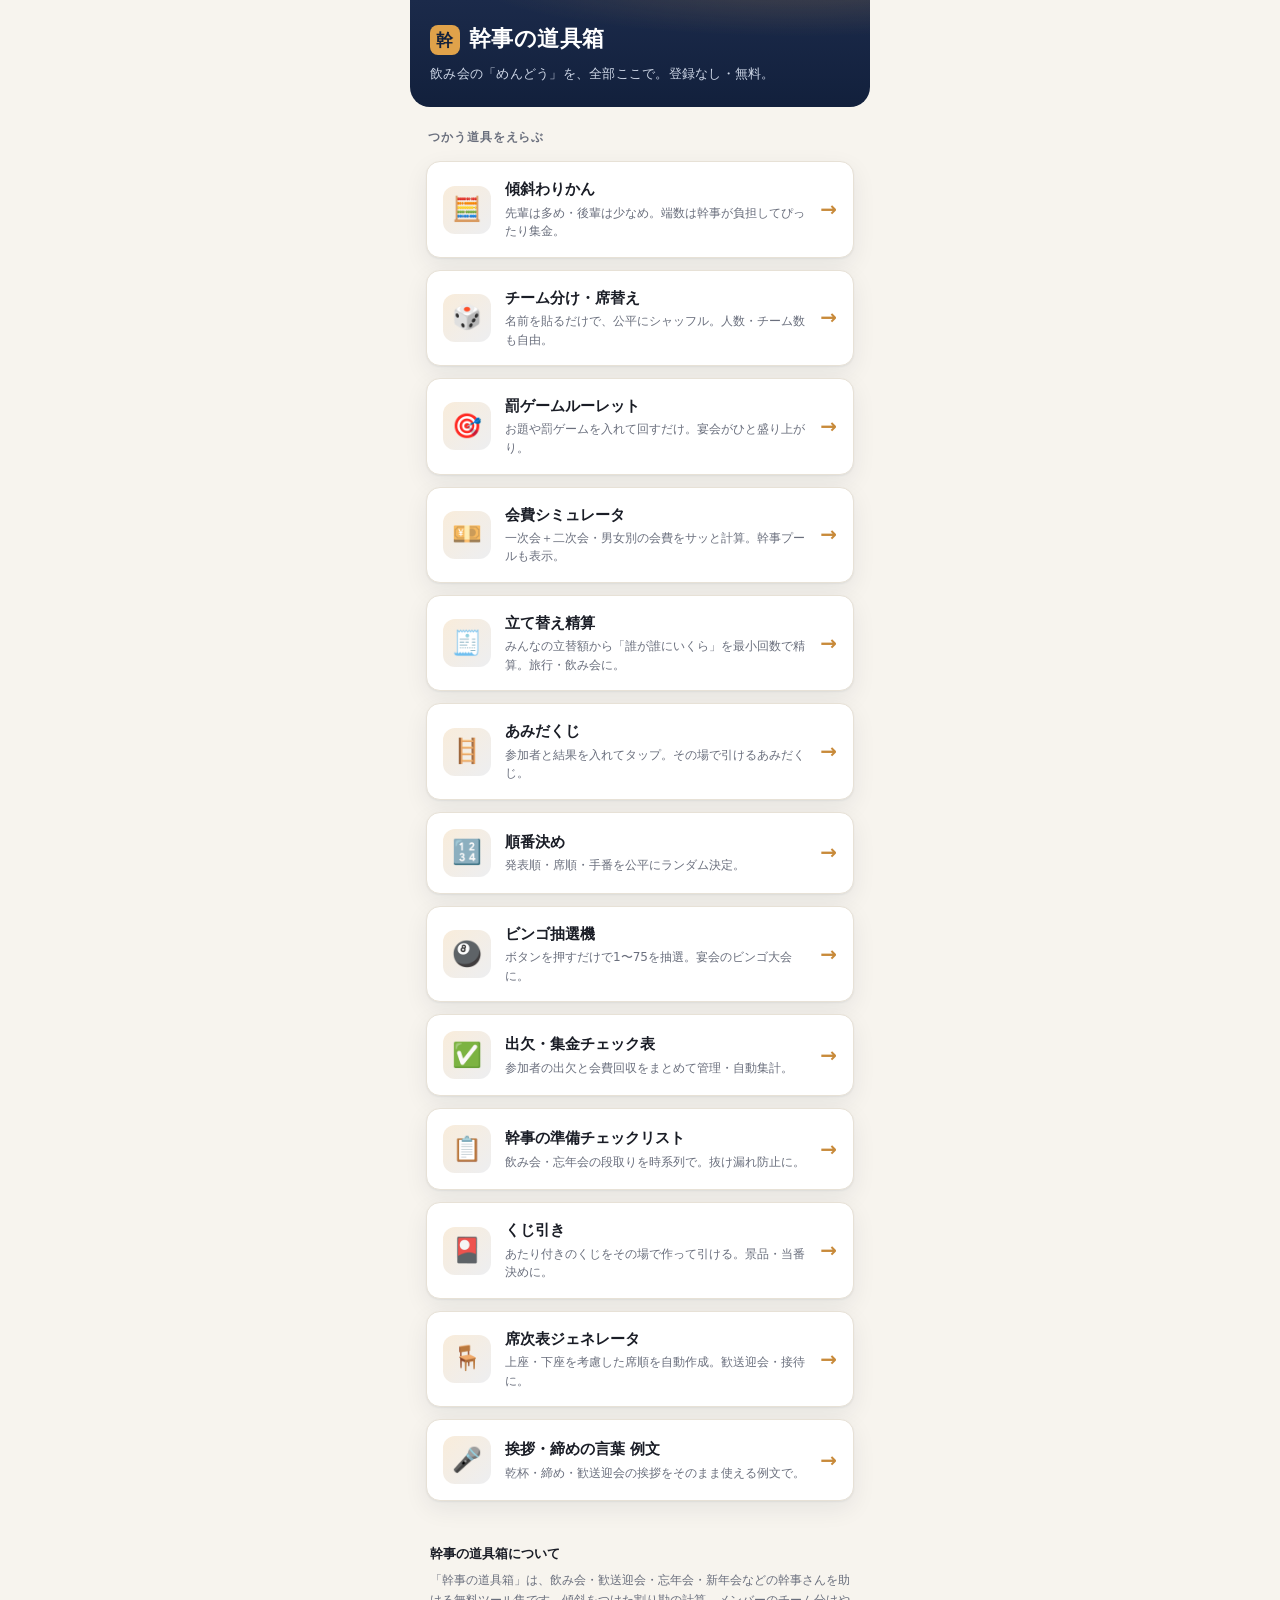
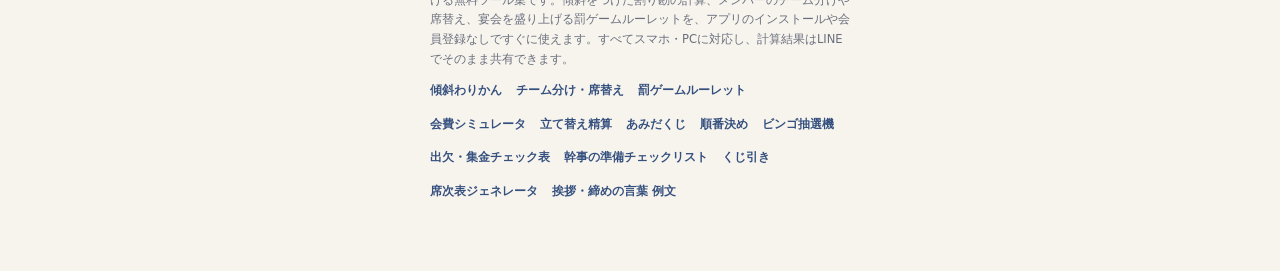
<file: index.html>
<!doctype html>
<html lang="ja">
<head>
<meta charset="utf-8">
<meta name="viewport" content="width=device-width, initial-scale=1, viewport-fit=cover">
<title>幹事の道具箱｜割り勘・チーム分け・ルーレットが無料で使える幹事ツール集</title>
<meta name="description" content="飲み会や歓送迎会の幹事を助ける無料ツール集。傾斜割り勘の計算、チーム分け・席替え、罰ゲームルーレットが登録不要で使えます。スマホ対応・結果はLINE共有。">
<meta name="theme-color" content="#1b2a4a">
<meta property="og:title" content="幹事の道具箱">
<meta property="og:description" content="割り勘・チーム分け・ルーレット。飲み会の幹事のめんどうを全部、無料で。">
<meta property="og:type" content="website">
<link rel="canonical" href="https://kusayakyu-navi.com/kanji-toolbox/">
<link rel="stylesheet" href="styles.css">
<script async src="https://pagead2.googlesyndication.com/pagead/js/adsbygoogle.js?client=ca-pub-6423402285554400" crossorigin="anonymous"></script>
</head>
<body>
<div class="app">
  <header class="masthead">
    <div class="brand-mark"><span class="kan">幹</span>幹事の道具箱</div>
    <div class="brand-sub">飲み会の「めんどう」を、全部ここで。登録なし・無料。</div>
  </header>

  <main>
    <p class="section-label">つかう道具をえらぶ</p>
    <div class="tool-grid">
      <a class="tool-card" href="warikan.html">
        <span class="ic">🧮</span>
        <span class="tc-body">
          <p class="tc-title">傾斜わりかん</p>
          <p class="tc-desc">先輩は多め・後輩は少なめ。端数は幹事が負担してぴったり集金。</p>
        </span>
        <span class="tc-go">→</span>
      </a>
      <a class="tool-card" href="team.html">
        <span class="ic">🎲</span>
        <span class="tc-body">
          <p class="tc-title">チーム分け・席替え</p>
          <p class="tc-desc">名前を貼るだけで、公平にシャッフル。人数・チーム数も自由。</p>
        </span>
        <span class="tc-go">→</span>
      </a>
      <a class="tool-card" href="roulette.html">
        <span class="ic">🎯</span>
        <span class="tc-body">
          <p class="tc-title">罰ゲームルーレット</p>
          <p class="tc-desc">お題や罰ゲームを入れて回すだけ。宴会がひと盛り上がり。</p>
        </span>
        <span class="tc-go">→</span>
      </a>
      <a class="tool-card" href="kaihi.html">
        <span class="ic">💴</span>
        <span class="tc-body">
          <p class="tc-title">会費シミュレータ</p>
          <p class="tc-desc">一次会＋二次会・男女別の会費をサッと計算。幹事プールも表示。</p>
        </span>
        <span class="tc-go">→</span>
      </a>
      <a class="tool-card" href="seisan.html">
        <span class="ic">🧾</span>
        <span class="tc-body">
          <p class="tc-title">立て替え精算</p>
          <p class="tc-desc">みんなの立替額から「誰が誰にいくら」を最小回数で精算。旅行・飲み会に。</p>
        </span>
        <span class="tc-go">→</span>
      </a>
      <a class="tool-card" href="amida.html">
        <span class="ic">🪜</span>
        <span class="tc-body">
          <p class="tc-title">あみだくじ</p>
          <p class="tc-desc">参加者と結果を入れてタップ。その場で引けるあみだくじ。</p>
        </span>
        <span class="tc-go">→</span>
      </a>
      <a class="tool-card" href="junban.html">
        <span class="ic">🔢</span>
        <span class="tc-body">
          <p class="tc-title">順番決め</p>
          <p class="tc-desc">発表順・席順・手番を公平にランダム決定。</p>
        </span>
        <span class="tc-go">→</span>
      </a>
      <a class="tool-card" href="bingo.html">
        <span class="ic">🎱</span>
        <span class="tc-body">
          <p class="tc-title">ビンゴ抽選機</p>
          <p class="tc-desc">ボタンを押すだけで1〜75を抽選。宴会のビンゴ大会に。</p>
        </span>
        <span class="tc-go">→</span>
      </a>
      <a class="tool-card" href="shukkin.html">
        <span class="ic">✅</span>
        <span class="tc-body">
          <p class="tc-title">出欠・集金チェック表</p>
          <p class="tc-desc">参加者の出欠と会費回収をまとめて管理・自動集計。</p>
        </span>
        <span class="tc-go">→</span>
      </a>
      <a class="tool-card" href="checklist.html">
        <span class="ic">📋</span>
        <span class="tc-body">
          <p class="tc-title">幹事の準備チェックリスト</p>
          <p class="tc-desc">飲み会・忘年会の段取りを時系列で。抜け漏れ防止に。</p>
        </span>
        <span class="tc-go">→</span>
      </a>
      <a class="tool-card" href="kuji.html">
        <span class="ic">🎴</span>
        <span class="tc-body">
          <p class="tc-title">くじ引き</p>
          <p class="tc-desc">あたり付きのくじをその場で作って引ける。景品・当番決めに。</p>
        </span>
        <span class="tc-go">→</span>
      </a>
      <a class="tool-card" href="sekiji.html">
        <span class="ic">🪑</span>
        <span class="tc-body">
          <p class="tc-title">席次表ジェネレータ</p>
          <p class="tc-desc">上座・下座を考慮した席順を自動作成。歓送迎会・接待に。</p>
        </span>
        <span class="tc-go">→</span>
      </a>
      <a class="tool-card" href="aisatsu.html">
        <span class="ic">🎤</span>
        <span class="tc-body">
          <p class="tc-title">挨拶・締めの言葉 例文</p>
          <p class="tc-desc">乾杯・締め・歓送迎会の挨拶をそのまま使える例文で。</p>
        </span>
        <span class="tc-go">→</span>
      </a>
    </div>
  </main>

  <footer>
    <h3>幹事の道具箱について</h3>
    <p>「幹事の道具箱」は、飲み会・歓送迎会・忘年会・新年会などの幹事さんを助ける無料ツール集です。傾斜をつけた割り勘の計算、メンバーのチーム分けや席替え、宴会を盛り上げる罰ゲームルーレットを、アプリのインストールや会員登録なしですぐに使えます。すべてスマホ・PCに対応し、計算結果はLINEでそのまま共有できます。</p>
    <div class="links">
      <a href="warikan.html">傾斜わりかん</a>
      <a href="team.html">チーム分け・席替え</a>
      <a href="roulette.html">罰ゲームルーレット</a>
      <a href="kaihi.html">会費シミュレータ</a>
      <a href="seisan.html">立て替え精算</a>
      <a href="amida.html">あみだくじ</a>
      <a href="junban.html">順番決め</a>
      <a href="bingo.html">ビンゴ抽選機</a>
      <a href="shukkin.html">出欠・集金チェック表</a>
      <a href="checklist.html">幹事の準備チェックリスト</a>
      <a href="kuji.html">くじ引き</a>
      <a href="sekiji.html">席次表ジェネレータ</a>
      <a href="aisatsu.html">挨拶・締めの言葉 例文</a>
    </div>
  </footer>
</div>
</body>
</html>
</file>
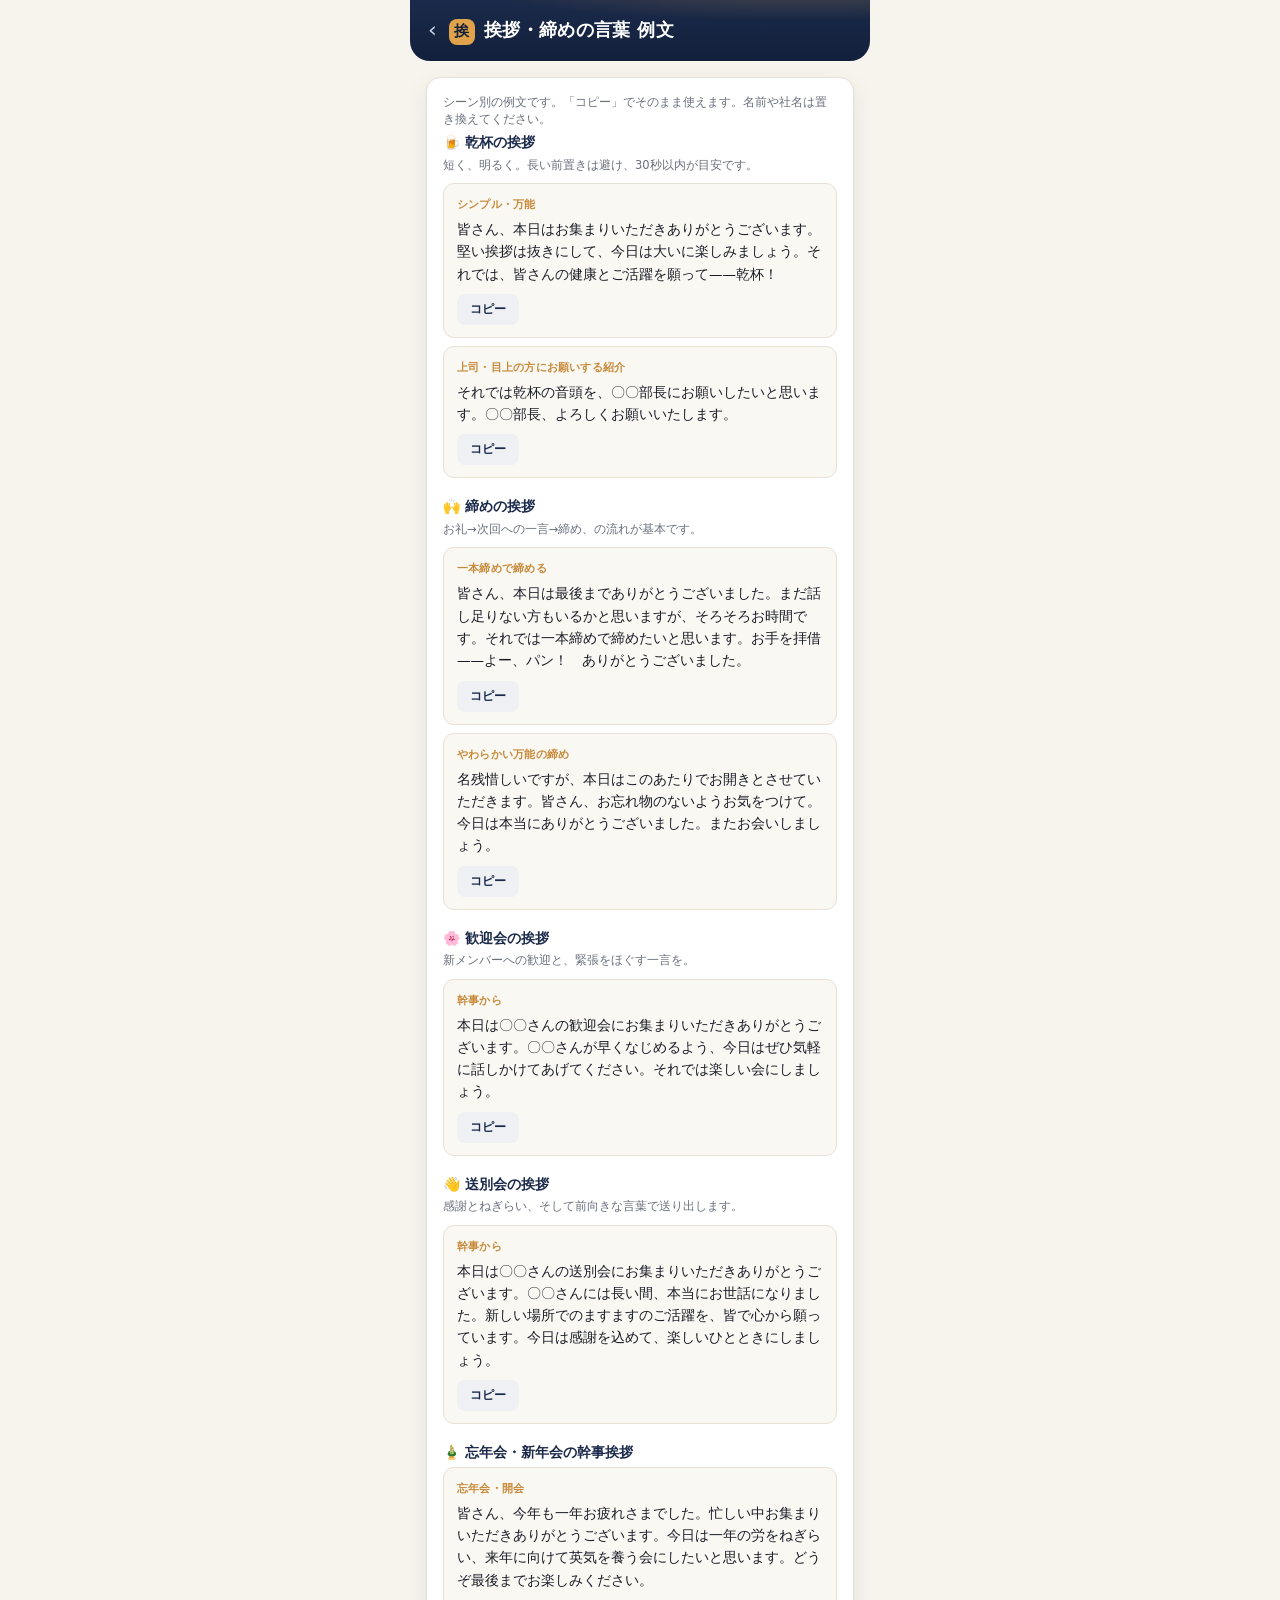
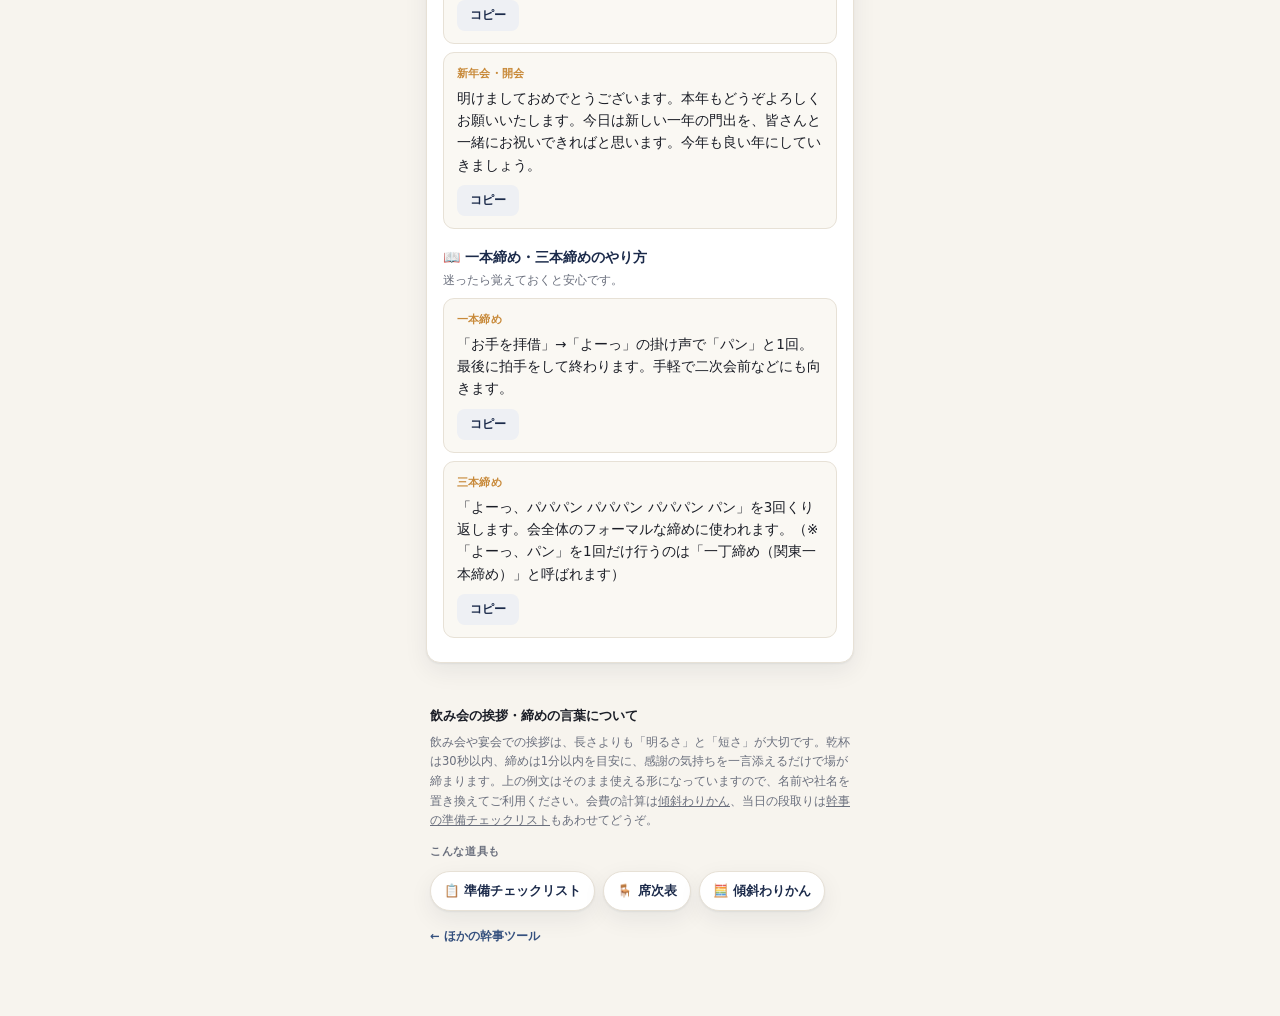
<file: aisatsu.html>
<!doctype html>
<html lang="ja">
<head>
<meta charset="utf-8">
<meta name="viewport" content="width=device-width, initial-scale=1, viewport-fit=cover">
<title>飲み会の挨拶・締めの言葉 例文集｜乾杯・締め・歓送迎会｜幹事の道具箱</title>
<meta name="description" content="飲み会・宴会の乾杯の挨拶、締めの言葉、歓迎会・送別会・忘年会の挨拶の例文を、そのまま使える形で用意。一本締め・三本締めのやり方も解説。コピーしてすぐ使えます。登録不要・無料。">
<meta name="theme-color" content="#1b2a4a">
<meta property="og:title" content="飲み会の挨拶・締めの言葉 例文集">
<meta property="og:description" content="乾杯・締め・歓送迎会の挨拶をそのまま使える例文で。一本締めのやり方も。">
<link rel="canonical" href="https://kusayakyu-navi.com/kanji-toolbox/aisatsu.html">
<link rel="stylesheet" href="styles.css">
<script async src="https://pagead2.googlesyndication.com/pagead/js/adsbygoogle.js?client=ca-pub-6423402285554400" crossorigin="anonymous"></script>
</head>
<body>
<div class="app">
  <header class="masthead tool">
    <a class="back" href="index.html" aria-label="道具箱にもどる">‹</a>
    <div class="brand-mark"><span class="kan">挨</span>挨拶・締めの言葉 例文</div>
  </header>

  <main>
    <section class="panel">
      <p class="hint" style="margin-top:0">シーン別の例文です。「コピー」でそのまま使えます。名前や社名は置き換えてください。</p>

      <div class="rei-group">
        <h3>🍺 乾杯の挨拶</h3>
        <p class="desc">短く、明るく。長い前置きは避け、30秒以内が目安です。</p>
        <div class="rei-card"><div class="scene">シンプル・万能</div><div class="body">皆さん、本日はお集まりいただきありがとうございます。堅い挨拶は抜きにして、今日は大いに楽しみましょう。それでは、皆さんの健康とご活躍を願って——乾杯！</div><button type="button" class="rei-copy">コピー</button></div>
        <div class="rei-card"><div class="scene">上司・目上の方にお願いする紹介</div><div class="body">それでは乾杯の音頭を、〇〇部長にお願いしたいと思います。〇〇部長、よろしくお願いいたします。</div><button type="button" class="rei-copy">コピー</button></div>
      </div>

      <div class="rei-group">
        <h3>🙌 締めの挨拶</h3>
        <p class="desc">お礼→次回への一言→締め、の流れが基本です。</p>
        <div class="rei-card"><div class="scene">一本締めで締める</div><div class="body">皆さん、本日は最後までありがとうございました。まだ話し足りない方もいるかと思いますが、そろそろお時間です。それでは一本締めで締めたいと思います。お手を拝借——よー、パン！　ありがとうございました。</div><button type="button" class="rei-copy">コピー</button></div>
        <div class="rei-card"><div class="scene">やわらかい万能の締め</div><div class="body">名残惜しいですが、本日はこのあたりでお開きとさせていただきます。皆さん、お忘れ物のないようお気をつけて。今日は本当にありがとうございました。またお会いしましょう。</div><button type="button" class="rei-copy">コピー</button></div>
      </div>

      <div class="rei-group">
        <h3>🌸 歓迎会の挨拶</h3>
        <p class="desc">新メンバーへの歓迎と、緊張をほぐす一言を。</p>
        <div class="rei-card"><div class="scene">幹事から</div><div class="body">本日は〇〇さんの歓迎会にお集まりいただきありがとうございます。〇〇さんが早くなじめるよう、今日はぜひ気軽に話しかけてあげてください。それでは楽しい会にしましょう。</div><button type="button" class="rei-copy">コピー</button></div>
      </div>

      <div class="rei-group">
        <h3>👋 送別会の挨拶</h3>
        <p class="desc">感謝とねぎらい、そして前向きな言葉で送り出します。</p>
        <div class="rei-card"><div class="scene">幹事から</div><div class="body">本日は〇〇さんの送別会にお集まりいただきありがとうございます。〇〇さんには長い間、本当にお世話になりました。新しい場所でのますますのご活躍を、皆で心から願っています。今日は感謝を込めて、楽しいひとときにしましょう。</div><button type="button" class="rei-copy">コピー</button></div>
      </div>

      <div class="rei-group">
        <h3>🎍 忘年会・新年会の幹事挨拶</h3>
        <div class="rei-card"><div class="scene">忘年会・開会</div><div class="body">皆さん、今年も一年お疲れさまでした。忙しい中お集まりいただきありがとうございます。今日は一年の労をねぎらい、来年に向けて英気を養う会にしたいと思います。どうぞ最後までお楽しみください。</div><button type="button" class="rei-copy">コピー</button></div>
        <div class="rei-card"><div class="scene">新年会・開会</div><div class="body">明けましておめでとうございます。本年もどうぞよろしくお願いいたします。今日は新しい一年の門出を、皆さんと一緒にお祝いできればと思います。今年も良い年にしていきましょう。</div><button type="button" class="rei-copy">コピー</button></div>
      </div>

      <div class="rei-group">
        <h3>📖 一本締め・三本締めのやり方</h3>
        <p class="desc">迷ったら覚えておくと安心です。</p>
        <div class="rei-card"><div class="scene">一本締め</div><div class="body">「お手を拝借」→「よーっ」の掛け声で「パン」と1回。最後に拍手をして終わります。手軽で二次会前などにも向きます。</div><button type="button" class="rei-copy">コピー</button></div>
        <div class="rei-card"><div class="scene">三本締め</div><div class="body">「よーっ、パパパン パパパン パパパン パン」を3回くり返します。会全体のフォーマルな締めに使われます。（※「よーっ、パン」を1回だけ行うのは「一丁締め（関東一本締め）」と呼ばれます）</div><button type="button" class="rei-copy">コピー</button></div>
      </div>
    </section>
  </main>

  <footer>
    <h3>飲み会の挨拶・締めの言葉について</h3>
    <p>飲み会や宴会での挨拶は、長さよりも「明るさ」と「短さ」が大切です。乾杯は30秒以内、締めは1分以内を目安に、感謝の気持ちを一言添えるだけで場が締まります。上の例文はそのまま使える形になっていますので、名前や社名を置き換えてご利用ください。会費の計算は<a href="warikan.html">傾斜わりかん</a>、当日の段取りは<a href="checklist.html">幹事の準備チェックリスト</a>もあわせてどうぞ。</p>
    <div class="related">
      <span class="rl-label">こんな道具も</span>
      <a href="checklist.html">📋 準備チェックリスト</a>
      <a href="sekiji.html">🪑 席次表</a>
      <a href="warikan.html">🧮 傾斜わりかん</a>
    </div>
    <div class="links"><a href="index.html">← ほかの幹事ツール</a></div>
  </footer>
</div>
<div class="toast" id="toast">コピーしました</div>

<script>
(function(){
  function toast(msg){var t=document.getElementById("toast");t.textContent=msg;t.classList.add("show");setTimeout(function(){t.classList.remove("show");},1600);}
  document.querySelectorAll(".rei-copy").forEach(function(btn){
    btn.addEventListener("click",function(){
      var body=btn.parentNode.querySelector(".body").textContent;
      if(navigator.clipboard&&navigator.clipboard.writeText){ navigator.clipboard.writeText(body).then(function(){toast("コピーしました");},function(){toast("コピーしました");}); }
      else{ var ta=document.createElement("textarea");ta.value=body;document.body.appendChild(ta);ta.select();try{document.execCommand("copy");}catch(e){}document.body.removeChild(ta);toast("コピーしました"); }
    });
  });
})();
</script>
</body>
</html>
</file>
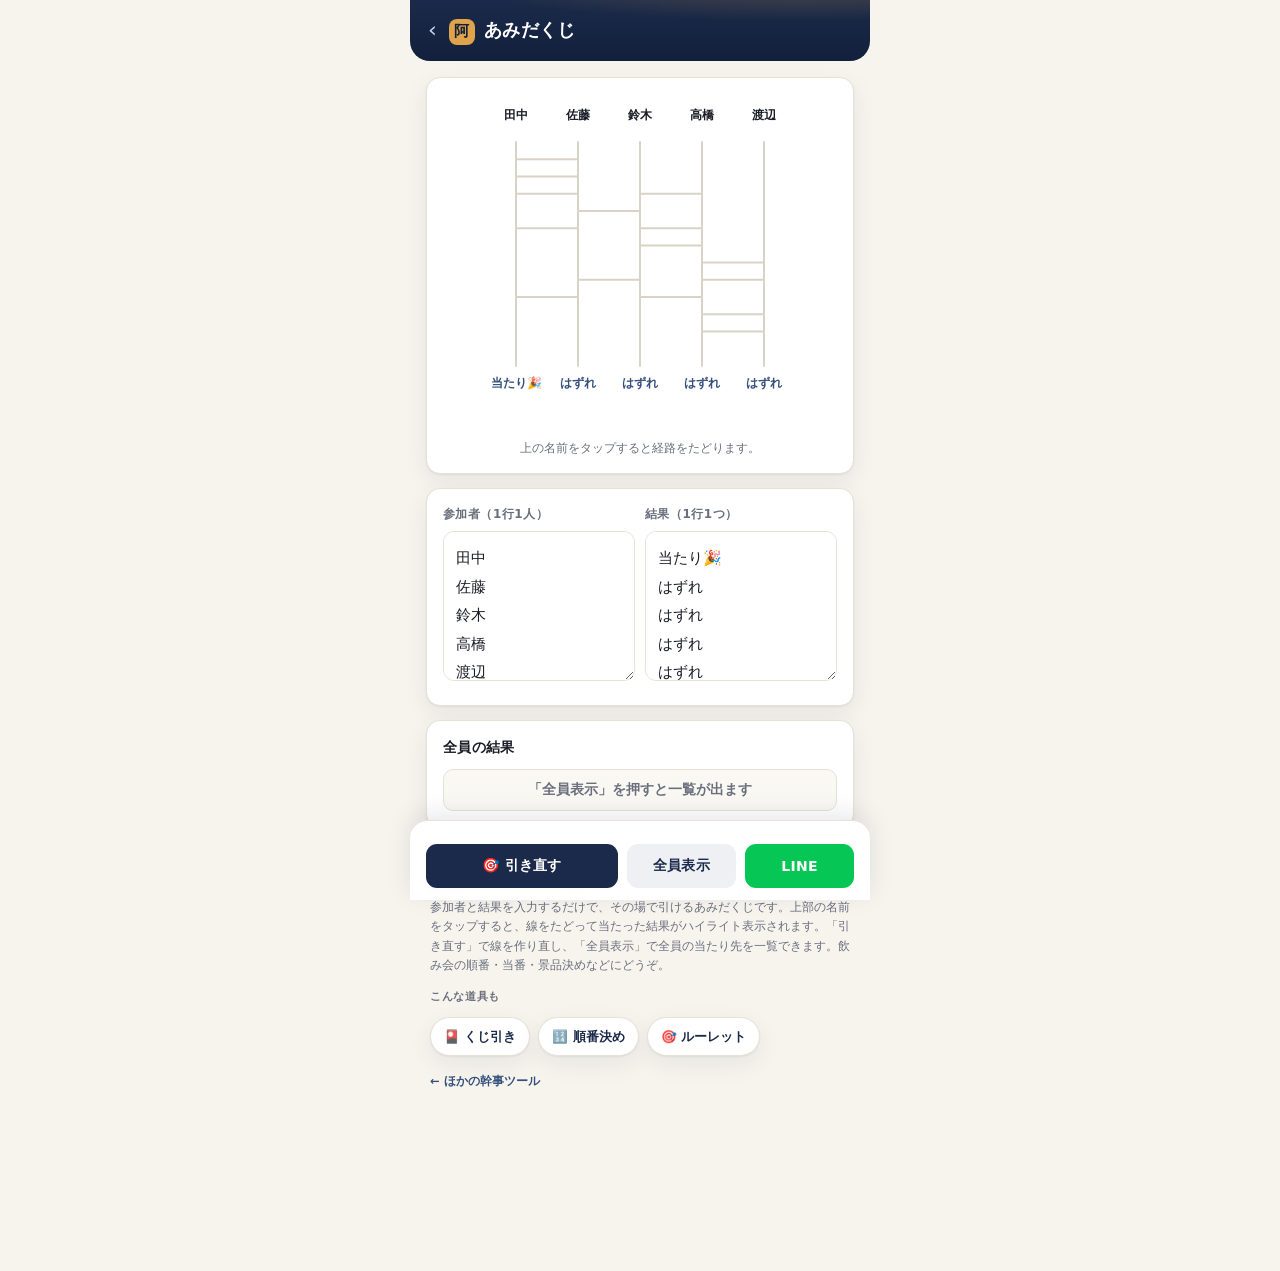
<file: amida.html>
<!doctype html>
<html lang="ja">
<head>
<meta charset="utf-8">
<meta name="viewport" content="width=device-width, initial-scale=1, viewport-fit=cover">
<title>あみだくじオンライン｜参加者と結果を入れてその場で引ける｜幹事の道具箱</title>
<meta name="description" content="参加者と結果を入力するだけで、その場で引けるあみだくじ。名前をタップすると経路をたどって結果が分かります。飲み会の順番決め・当番決め・景品決めに。登録不要・無料。">
<meta name="theme-color" content="#1b2a4a">
<meta property="og:title" content="あみだくじオンライン">
<meta property="og:description" content="参加者と結果を入れてタップするだけ。その場で引けるあみだくじ。">
<link rel="canonical" href="https://kusayakyu-navi.com/kanji-toolbox/amida.html">
<link rel="stylesheet" href="styles.css">
<script async src="https://pagead2.googlesyndication.com/pagead/js/adsbygoogle.js?client=ca-pub-6423402285554400" crossorigin="anonymous"></script>
</head>
<body>
<div class="app has-bar">
  <header class="masthead tool">
    <a class="back" href="index.html" aria-label="道具箱にもどる">‹</a>
    <div class="brand-mark"><span class="kan">阿</span>あみだくじ</div>
  </header>

  <main>
    <section class="panel">
      <div class="amida-wrap"><canvas id="amida" width="320" height="300"></canvas></div>
      <p class="winner" id="res"></p>
      <p class="hint" style="text-align:center;margin-top:2px">上の名前をタップすると経路をたどります。</p>
    </section>

    <section class="panel">
      <div class="two-col">
        <div class="col">
          <label class="field-label" for="names">参加者（1行1人）</label>
          <textarea id="names" class="names-area" style="min-height:150px" spellcheck="false" aria-label="参加者">田中
佐藤
鈴木
高橋
渡辺</textarea>
        </div>
        <div class="col">
          <label class="field-label" for="prizes">結果（1行1つ）</label>
          <textarea id="prizes" class="names-area" style="min-height:150px" spellcheck="false" aria-label="結果">当たり🎉
はずれ
はずれ
はずれ
はずれ</textarea>
        </div>
      </div>
    </section>

    <section class="panel">
      <h2>全員の結果</h2>
      <ul class="amida-map" id="map"><li style="justify-content:center;color:var(--ink-mute)">「全員表示」を押すと一覧が出ます</li></ul>
    </section>
  </main>

  <footer>
    <h3>あみだくじオンラインとは</h3>
    <p>参加者と結果を入力するだけで、その場で引けるあみだくじです。上部の名前をタップすると、線をたどって当たった結果がハイライト表示されます。「引き直す」で線を作り直し、「全員表示」で全員の当たり先を一覧できます。飲み会の順番・当番・景品決めなどにどうぞ。</p>
    <div class="related">
      <span class="rl-label">こんな道具も</span>
      <a href="kuji.html">🎴 くじ引き</a>
      <a href="junban.html">🔢 順番決め</a>
      <a href="roulette.html">🎯 ルーレット</a>
    </div>
    <div class="links"><a href="index.html">← ほかの幹事ツール</a></div>
  </footer>
</div>

<div class="settle">
  <div class="settle-actions">
    <button type="button" class="btn primary" id="redraw" style="flex:2">🎯 引き直す</button>
    <button type="button" class="btn ghost" id="all" style="flex:1">全員表示</button>
    <button type="button" class="btn line" id="line" style="flex:1">LINE</button>
  </div>
</div>
<div class="toast" id="toast">コピーしました</div>

<script>
(function(){
  var $=function(id){return document.getElementById(id)};
  var cv=$("amida"), ctx=cv.getContext("2d");
  var dpr=Math.max(1,Math.min(3,window.devicePixelRatio||1));
  var padX=30, y0=42, R=12, colGap=62;
  var N=0, W=320, H=300, y1=H-34, rungs={}, highlight=null;

  function names(){return $("names").value.split(/\n/).map(function(s){return s.trim();}).filter(function(s){return s.length;});}
  function prizes(){return $("prizes").value.split(/\n/).map(function(s){return s.trim();});}
  function colX(c){return padX+c*colGap;}
  function levelY(l){return y0+(l+1)*(y1-y0)/(R+1);}
  function has(l,c){return c>=0 && rungs[l] && rungs[l][c];}

  function generate(){
    var list=names(); N=Math.max(2,Math.min(10,list.length));
    W=padX*2+(N-1)*colGap; H=300; y1=H-34;
    cv.width=W*dpr; cv.height=H*dpr; cv.style.width=W+"px"; cv.style.height=H+"px";
    ctx.setTransform(dpr,0,0,dpr,0,0);
    rungs={};
    for(var l=0;l<R;l++){
      rungs[l]={}; var placed=-2;
      for(var c=0;c<N-1;c++){
        if(c===placed+1) continue;
        if(Math.random()<0.45){ rungs[l][c]=true; placed=c; }
      }
    }
    highlight=null; draw();
  }

  function trace(start){
    var pos=start, pts=[[colX(pos),y0]];
    for(var l=0;l<R;l++){
      var yl=levelY(l);
      if(has(l,pos)){ pts.push([colX(pos),yl]); pos+=1; pts.push([colX(pos),yl]); }
      else if(has(l,pos-1)){ pts.push([colX(pos),yl]); pos-=1; pts.push([colX(pos),yl]); }
    }
    pts.push([colX(pos),y1]);
    return {pts:pts, end:pos};
  }

  function draw(){
    var list=names(), pr=prizes();
    ctx.clearRect(0,0,W,H);
    // vertical lines
    ctx.lineWidth=2; ctx.strokeStyle="#d9d3c7"; ctx.lineCap="round";
    for(var c=0;c<N;c++){ ctx.beginPath(); ctx.moveTo(colX(c),y0); ctx.lineTo(colX(c),y1); ctx.stroke(); }
    // rungs
    for(var l=0;l<R;l++){ if(!rungs[l])continue; for(var cc=0;cc<N-1;cc++){ if(rungs[l][cc]){ var yl=levelY(l); ctx.beginPath(); ctx.moveTo(colX(cc),yl); ctx.lineTo(colX(cc+1),yl); ctx.stroke(); } } }
    // highlight path
    if(highlight!=null){
      var t=trace(highlight);
      ctx.lineWidth=4; ctx.strokeStyle="#e0a24a"; ctx.beginPath();
      t.pts.forEach(function(p,i){ i?ctx.lineTo(p[0],p[1]):ctx.moveTo(p[0],p[1]); }); ctx.stroke();
    }
    // labels
    ctx.font="700 12px 'Hiragino Kaku Gothic ProN','Yu Gothic',sans-serif"; ctx.textBaseline="middle";
    for(var i=0;i<N;i++){
      ctx.textAlign="center";
      ctx.fillStyle=(highlight===i)?"#c88a3a":"#1a1d26";
      ctx.fillText(cut(list[i]||""), colX(i), 16);
      var pz=pr[i]||"—";
      ctx.fillStyle="#35507e";
      ctx.fillText(cut(pz), colX(i), H-16);
    }
  }
  function cut(s){return s.length>5?s.slice(0,5):s;}

  function pick(e){
    var rect=cv.getBoundingClientRect();
    var x=(e.clientX-rect.left)*(W/rect.width);
    var c=Math.round((x-padX)/colGap);
    if(c<0||c>N-1)return;
    highlight=c; draw();
    var list=names(), pr=prizes(); var t=trace(c);
    $("res").textContent=(list[c]||"")+" → "+(pr[t.end]||"—");
    var w=$("res"); w.style.animation="none"; void w.offsetWidth; w.style.animation="pop .35s ease both";
  }
  cv.addEventListener("click",pick);

  function allMap(){
    var list=names(), pr=prizes(), ul=$("map"); ul.innerHTML="";
    for(var i=0;i<N;i++){ var t=trace(i);
      var li=document.createElement("li");
      li.innerHTML='<span>'+esc(list[i]||"")+'</span><span class="arrow">→</span><span class="to">'+esc(pr[t.end]||"—")+'</span>';
      ul.appendChild(li);
    }
  }
  function esc(s){return String(s).replace(/[&<>]/g,function(m){return {"&":"&amp;","<":"&lt;",">":"&gt;"}[m];});}
  function shareText(){
    var list=names(), pr=prizes(); var lines=["【あみだくじ】"];
    for(var i=0;i<N;i++){ var t=trace(i); lines.push("・"+(list[i]||"")+" → "+(pr[t.end]||"—")); }
    lines.push("— 幹事の道具箱"); return lines.join("\n");
  }
  function toast(msg){var t=$("toast");t.textContent=msg;t.classList.add("show");setTimeout(function(){t.classList.remove("show");},1600);}

  $("redraw").onclick=generate;
  $("all").onclick=allMap;
  $("names").addEventListener("input",generate);
  $("prizes").addEventListener("input",function(){draw();});
  $("line").onclick=function(){window.open("https://line.me/R/msg/text/?"+encodeURIComponent(shareText()),"_blank");};

  generate();
})();
</script>
</body>
</html>
</file>
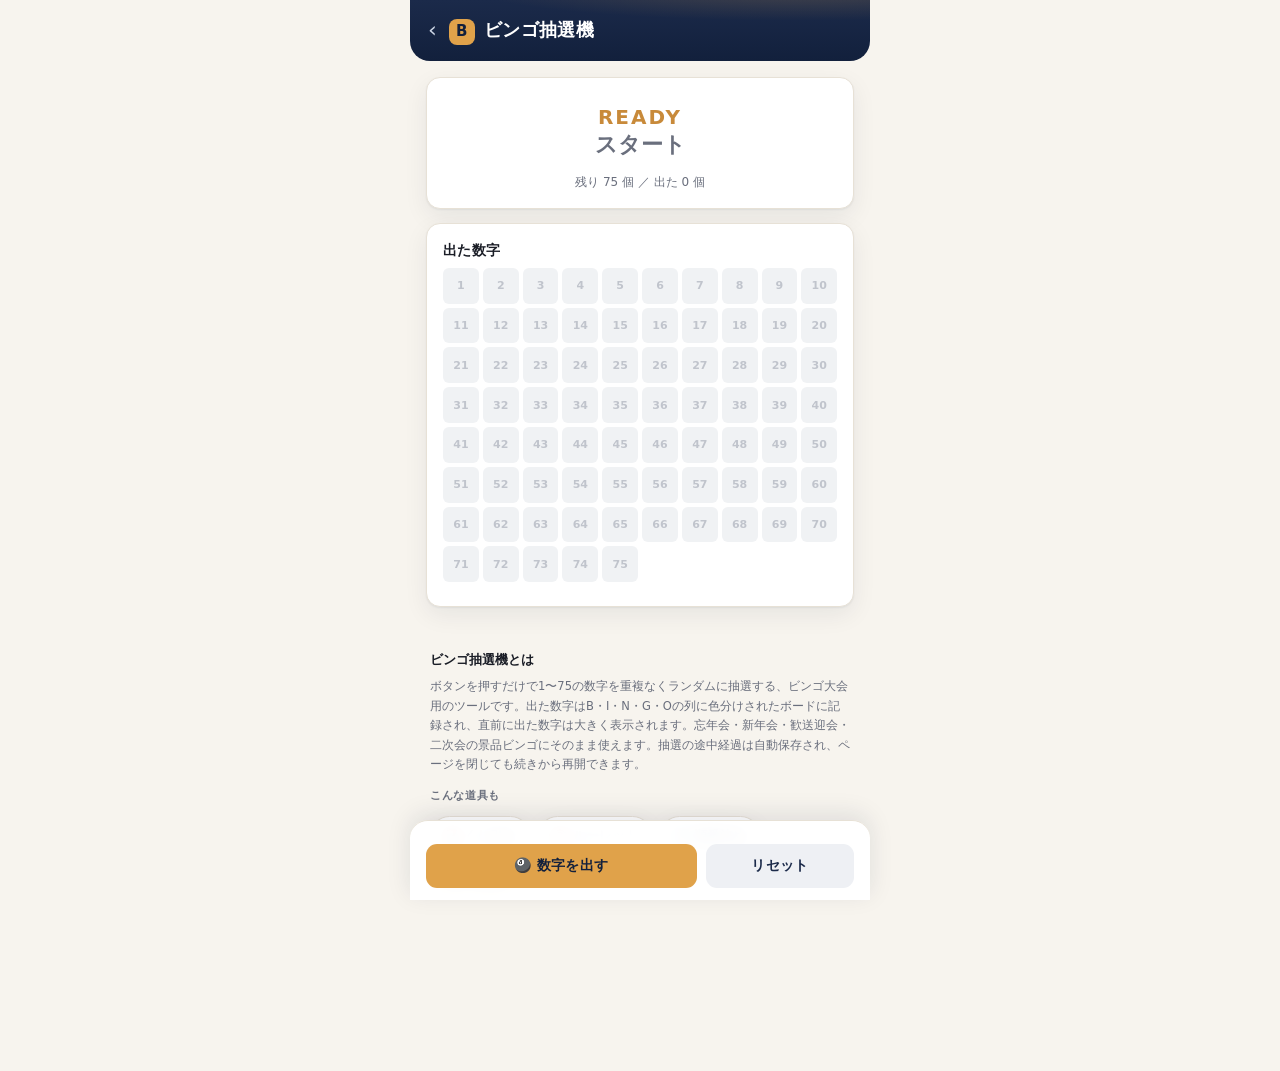
<file: bingo.html>
<!doctype html>
<html lang="ja">
<head>
<meta charset="utf-8">
<meta name="viewport" content="width=device-width, initial-scale=1, viewport-fit=cover">
<title>ビンゴ抽選機｜1〜75の数字をボタンで抽選・忘年会や宴会に｜幹事の道具箱</title>
<meta name="description" content="ボタンを押すだけで1〜75の数字を重複なく抽選するビンゴマシン。出た数字はボードで一目、直前の数字も大きく表示。忘年会・新年会・二次会のビンゴ大会に。自動保存・登録不要・無料。">
<meta name="theme-color" content="#1b2a4a">
<meta property="og:title" content="ビンゴ抽選機">
<meta property="og:description" content="ボタンを押すだけで1〜75を重複なく抽選。宴会のビンゴ大会に。">
<link rel="canonical" href="https://kusayakyu-navi.com/kanji-toolbox/bingo.html">
<link rel="stylesheet" href="styles.css">
<script async src="https://pagead2.googlesyndication.com/pagead/js/adsbygoogle.js?client=ca-pub-6423402285554400" crossorigin="anonymous"></script>
</head>
<body>
<div class="app has-bar">
  <header class="masthead tool">
    <a class="back" href="index.html" aria-label="道具箱にもどる">‹</a>
    <div class="brand-mark"><span class="kan">B</span>ビンゴ抽選機</div>
  </header>

  <main>
    <section class="panel">
      <div class="bingo-current">
        <span class="bingo-letter" id="letter">READY</span>
        <span class="bingo-num empty" id="num">スタート</span>
      </div>
      <div class="bingo-count" id="count">残り 75 個</div>
    </section>

    <section class="panel">
      <h2>出た数字</h2>
      <div class="bingo-grid" id="grid"></div>
      <div class="bingo-hist" id="hist"></div>
    </section>
  </main>

  <footer>
    <h3>ビンゴ抽選機とは</h3>
    <p>ボタンを押すだけで1〜75の数字を重複なくランダムに抽選する、ビンゴ大会用のツールです。出た数字はB・I・N・G・Oの列に色分けされたボードに記録され、直前に出た数字は大きく表示されます。忘年会・新年会・歓送迎会・二次会の景品ビンゴにそのまま使えます。抽選の途中経過は自動保存され、ページを閉じても続きから再開できます。</p>
    <div class="related">
      <span class="rl-label">こんな道具も</span>
      <a href="kuji.html">🎴 くじ引き</a>
      <a href="roulette.html">🎯 ルーレット</a>
      <a href="junban.html">🔢 順番決め</a>
    </div>
    <div class="links"><a href="index.html">← ほかの幹事ツール</a></div>
  </footer>
</div>

<div class="settle">
  <div class="settle-actions">
    <button type="button" class="btn gold" id="draw" style="flex:2">🎱 数字を出す</button>
    <button type="button" class="btn ghost" id="reset" style="flex:1">リセット</button>
  </div>
</div>
<div class="toast" id="toast">リセットしました</div>

<script>
(function(){
  var $=function(id){return document.getElementById(id)};
  var KEY="kanjitools_bingo_v1";
  var LETTERS=["B","I","N","G","O"];
  var drawn=[]; // order of drawn numbers
  try{ var s=JSON.parse(localStorage.getItem(KEY)); if(s&&Array.isArray(s.drawn))drawn=s.drawn; }catch(e){}

  function save(){ try{localStorage.setItem(KEY,JSON.stringify({drawn:drawn}));}catch(e){} }
  function letterOf(n){ return LETTERS[Math.floor((n-1)/15)]; }

  function buildGrid(){
    var g=$("grid"); g.innerHTML="";
    for(var n=1;n<=75;n++){ var d=document.createElement("div"); d.className="bingo-cell"; d.id="c"+n; d.textContent=n; g.appendChild(d); }
  }
  function render(){
    // grid
    for(var n=1;n<=75;n++){ var c=$("c"+n); if(!c)continue; c.className="bingo-cell"+(drawn.indexOf(n)>=0?" hit":""); }
    var last=drawn[drawn.length-1];
    if(last){ var lc=$("c"+last); if(lc)lc.className="bingo-cell last"; }
    // current
    if(last){ $("letter").textContent=letterOf(last); $("num").textContent=last; $("num").className="bingo-num"; }
    else{ $("letter").textContent="READY"; $("num").textContent="スタート"; $("num").className="bingo-num empty"; }
    $("count").textContent="残り "+(75-drawn.length)+" 個 ／ 出た "+drawn.length+" 個";
    // history (recent first, up to 12)
    var h=$("hist"); h.innerHTML="";
    drawn.slice().reverse().slice(0,12).forEach(function(n){ var sp=document.createElement("span"); sp.textContent=letterOf(n)+" "+n; h.appendChild(sp); });
    $("draw").disabled = drawn.length>=75;
    $("draw").textContent = drawn.length>=75 ? "全部出ました" : "🎱 数字を出す";
  }
  function draw(){
    if(drawn.length>=75) return;
    var pool=[]; for(var n=1;n<=75;n++){ if(drawn.indexOf(n)<0) pool.push(n); }
    var pick=pool[Math.floor(Math.random()*pool.length)];
    drawn.push(pick); save(); render();
    // little pop on the number
    var el=$("num"); el.style.animation="none"; void el.offsetWidth; el.style.animation="pop .35s ease both";
  }
  function toast(msg){var t=$("toast");t.textContent=msg;t.classList.add("show");setTimeout(function(){t.classList.remove("show");},1600);}

  $("draw").onclick=draw;
  $("reset").onclick=function(){ if(drawn.length && !confirm("出た数字をすべてリセットします。よろしいですか？"))return; drawn=[]; save(); render(); toast("リセットしました"); };

  buildGrid(); render();
})();
</script>
</body>
</html>
</file>
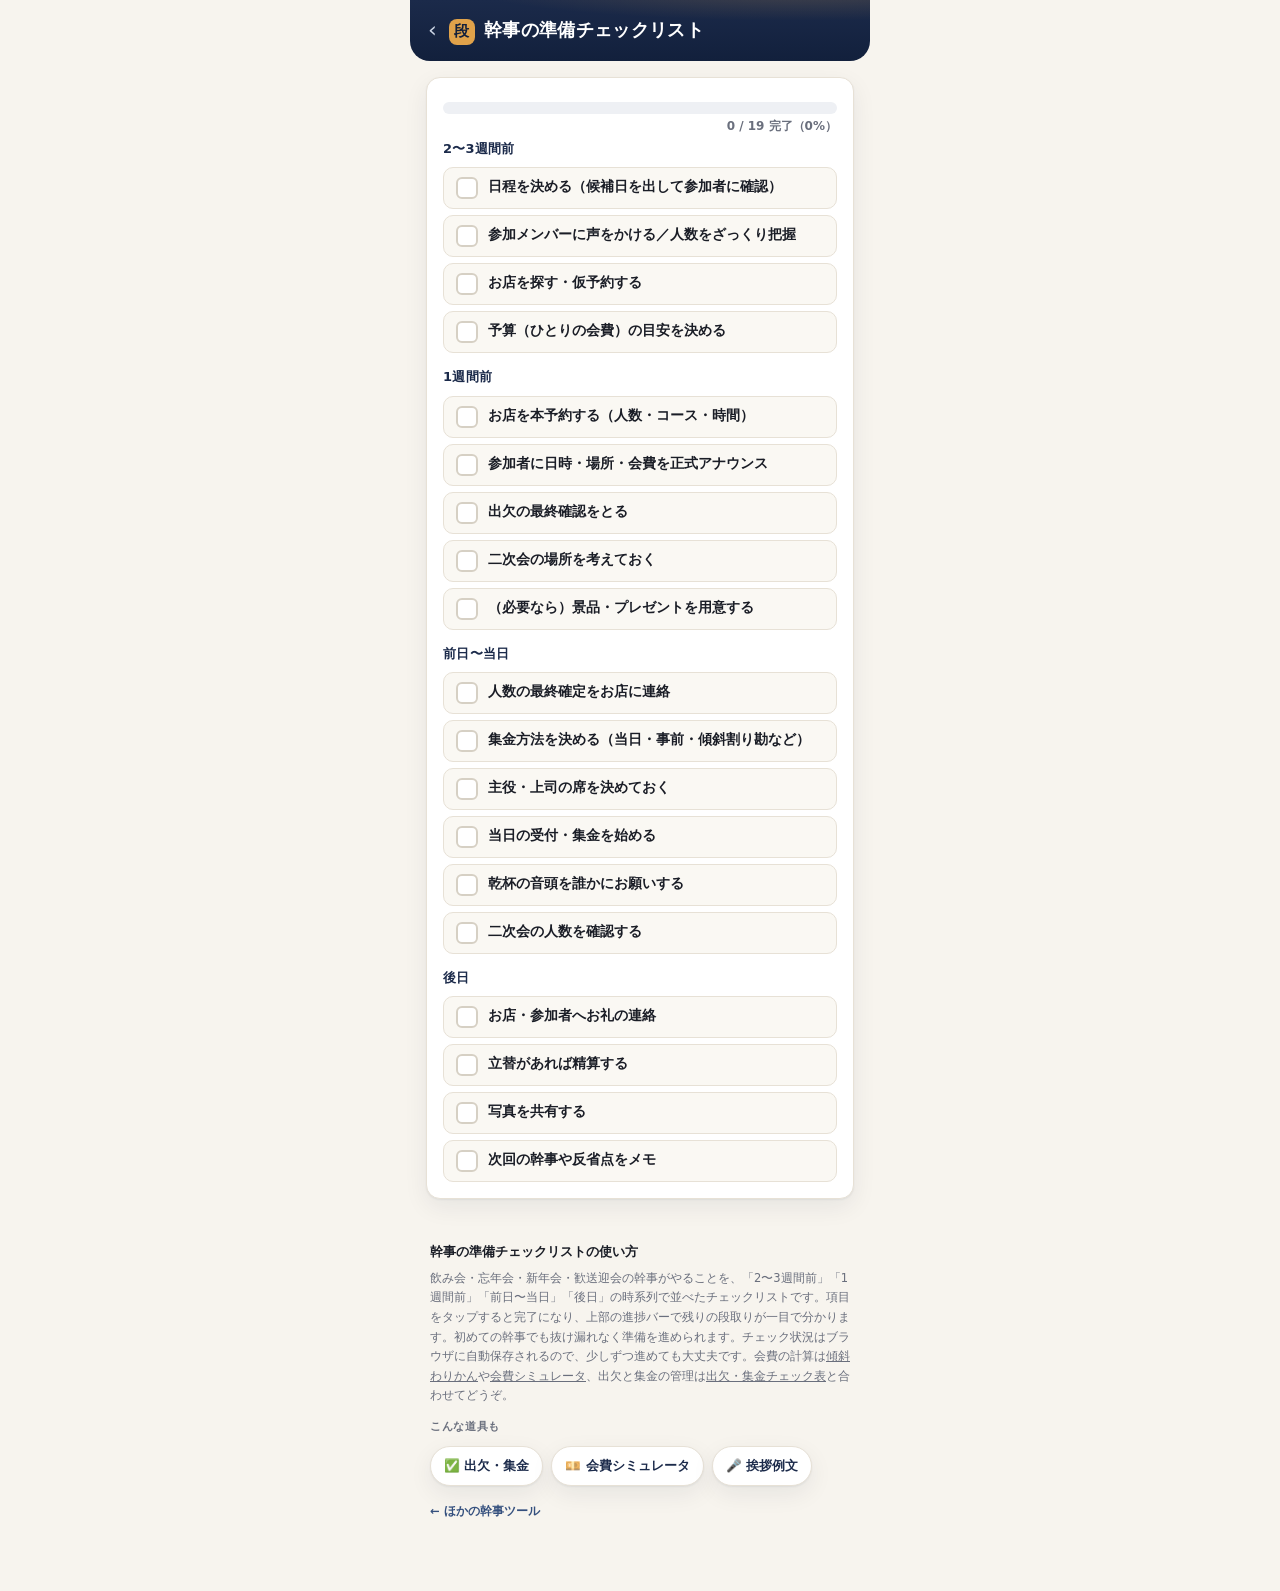
<file: checklist.html>
<!doctype html>
<html lang="ja">
<head>
<meta charset="utf-8">
<meta name="viewport" content="width=device-width, initial-scale=1, viewport-fit=cover">
<title>幹事の準備チェックリスト｜飲み会・忘年会・歓送迎会の段取り｜幹事の道具箱</title>
<meta name="description" content="飲み会・忘年会・新年会・歓送迎会の幹事がやることを、日程調整から当日・後日まで時系列のチェックリストに。進捗バーで残りが一目。抜け漏れ防止に。自動保存・登録不要・無料。">
<meta name="theme-color" content="#1b2a4a">
<meta property="og:title" content="幹事の準備チェックリスト">
<meta property="og:description" content="飲み会・忘年会の段取りを時系列チェックリストで。抜け漏れ防止に。">
<link rel="canonical" href="https://kusayakyu-navi.com/kanji-toolbox/checklist.html">
<link rel="stylesheet" href="styles.css">
<script async src="https://pagead2.googlesyndication.com/pagead/js/adsbygoogle.js?client=ca-pub-6423402285554400" crossorigin="anonymous"></script>
</head>
<body>
<div class="app">
  <header class="masthead tool">
    <a class="back" href="index.html" aria-label="道具箱にもどる">‹</a>
    <div class="brand-mark"><span class="kan">段</span>幹事の準備チェックリスト</div>
  </header>

  <main>
    <section class="panel">
      <div class="progress"><div class="bar" id="bar"></div></div>
      <div class="progress-label" id="plabel">0 / 0 完了</div>
      <div id="groups"></div>
    </section>
  </main>

  <footer>
    <h3>幹事の準備チェックリストの使い方</h3>
    <p>飲み会・忘年会・新年会・歓送迎会の幹事がやることを、「2〜3週間前」「1週間前」「前日〜当日」「後日」の時系列で並べたチェックリストです。項目をタップすると完了になり、上部の進捗バーで残りの段取りが一目で分かります。初めての幹事でも抜け漏れなく準備を進められます。チェック状況はブラウザに自動保存されるので、少しずつ進めても大丈夫です。会費の計算は<a href="warikan.html">傾斜わりかん</a>や<a href="kaihi.html">会費シミュレータ</a>、出欠と集金の管理は<a href="shukkin.html">出欠・集金チェック表</a>と合わせてどうぞ。</p>
    <div class="related">
      <span class="rl-label">こんな道具も</span>
      <a href="shukkin.html">✅ 出欠・集金</a>
      <a href="kaihi.html">💴 会費シミュレータ</a>
      <a href="aisatsu.html">🎤 挨拶例文</a>
    </div>
    <div class="links"><a href="index.html">← ほかの幹事ツール</a></div>
  </footer>
</div>

<div class="toast" id="toast">リセットしました</div>

<script>
(function(){
  var $=function(id){return document.getElementById(id)};
  var KEY="kanjitools_checklist_v1";
  var DATA=[
    {t:"2〜3週間前", items:["日程を決める（候補日を出して参加者に確認）","参加メンバーに声をかける／人数をざっくり把握","お店を探す・仮予約する","予算（ひとりの会費）の目安を決める"]},
    {t:"1週間前", items:["お店を本予約する（人数・コース・時間）","参加者に日時・場所・会費を正式アナウンス","出欠の最終確認をとる","二次会の場所を考えておく","（必要なら）景品・プレゼントを用意する"]},
    {t:"前日〜当日", items:["人数の最終確定をお店に連絡","集金方法を決める（当日・事前・傾斜割り勘など）","主役・上司の席を決めておく","当日の受付・集金を始める","乾杯の音頭を誰かにお願いする","二次会の人数を確認する"]},
    {t:"後日", items:["お店・参加者へお礼の連絡","立替があれば精算する","写真を共有する","次回の幹事や反省点をメモ"]}
  ];
  var state={};
  try{ var s=JSON.parse(localStorage.getItem(KEY)); if(s&&typeof s==="object")state=s; }catch(e){}
  function save(){ try{localStorage.setItem(KEY,JSON.stringify(state));}catch(e){} }
  function key(g,i){ return g+"_"+i; }

  function render(){
    var wrap=$("groups"); wrap.innerHTML=""; var total=0,done=0;
    DATA.forEach(function(grp,gi){
      var box=document.createElement("div"); box.className="cl-group";
      var h=document.createElement("h3"); h.textContent=grp.t; box.appendChild(h);
      var ul=document.createElement("ul"); ul.className="cl-list";
      grp.items.forEach(function(txt,ii){
        total++; var k=key(gi,ii); var on=!!state[k]; if(on)done++;
        var li=document.createElement("li"); li.className="cl-item"+(on?" done":"");
        var box2=document.createElement("span"); box2.className="box"; box2.textContent=on?"✓":"";
        var t=document.createElement("span"); t.className="txt"; t.textContent=txt;
        li.appendChild(box2); li.appendChild(t);
        li.onclick=function(){ state[k]=!state[k]; save(); render(); };
        ul.appendChild(li);
      });
      box.appendChild(ul); wrap.appendChild(box);
    });
    var pct=total?Math.round(done/total*100):0;
    $("bar").style.width=pct+"%";
    $("plabel").textContent=done+" / "+total+" 完了（"+pct+"%）";
  }
  render();
})();
</script>
</body>
</html>
</file>
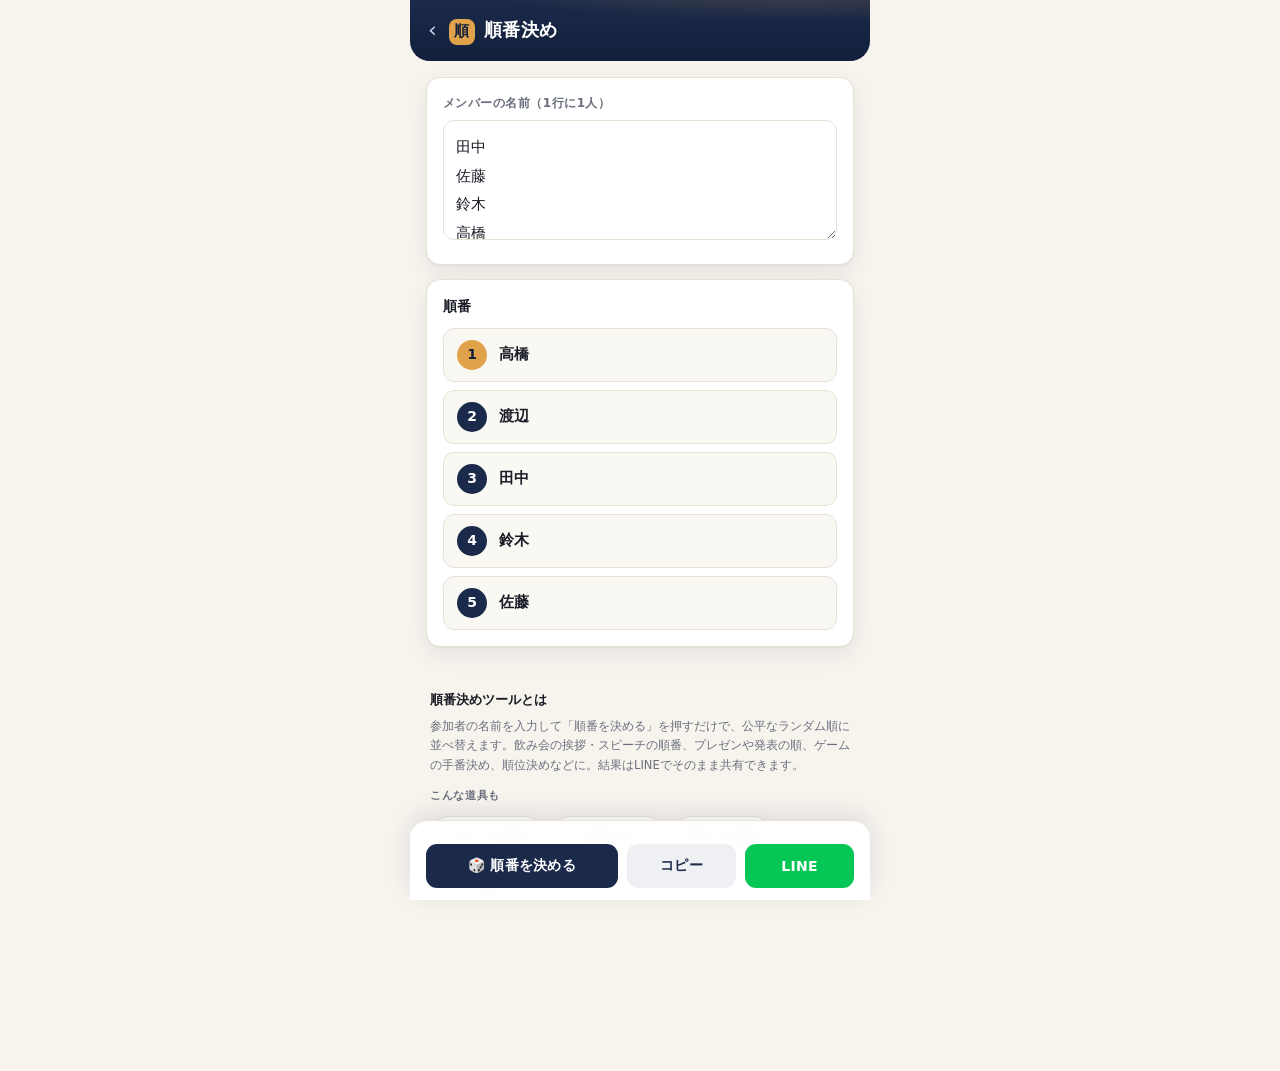
<file: junban.html>
<!doctype html>
<html lang="ja">
<head>
<meta charset="utf-8">
<meta name="viewport" content="width=device-width, initial-scale=1, viewport-fit=cover">
<title>順番決めツール｜発表順・席順をランダムに公平に決める｜幹事の道具箱</title>
<meta name="description" content="名前を入れてボタンを押すだけで、発表順・席順・順番をランダムに決定。飲み会の挨拶順、プレゼンの発表順、ゲームの手番決めに。結果はLINE共有。登録不要・無料。">
<meta name="theme-color" content="#1b2a4a">
<meta property="og:title" content="順番決めツール">
<meta property="og:description" content="名前を入れて押すだけ。発表順・席順を公平にランダム決定。">
<link rel="canonical" href="https://kusayakyu-navi.com/kanji-toolbox/junban.html">
<link rel="stylesheet" href="styles.css">
<script async src="https://pagead2.googlesyndication.com/pagead/js/adsbygoogle.js?client=ca-pub-6423402285554400" crossorigin="anonymous"></script>
</head>
<body>
<div class="app has-bar">
  <header class="masthead tool">
    <a class="back" href="index.html" aria-label="道具箱にもどる">‹</a>
    <div class="brand-mark"><span class="kan">順</span>順番決め</div>
  </header>

  <main>
    <section class="panel">
      <label class="field-label" for="names">メンバーの名前（1行に1人）</label>
      <textarea id="names" class="names-area" spellcheck="false" aria-label="メンバーの名前">田中
佐藤
鈴木
高橋
渡辺</textarea>
    </section>
    <section class="panel">
      <h2>順番</h2>
      <ol class="rank-list" id="ranks"></ol>
    </section>
  </main>

  <footer>
    <h3>順番決めツールとは</h3>
    <p>参加者の名前を入力して「順番を決める」を押すだけで、公平なランダム順に並べ替えます。飲み会の挨拶・スピーチの順番、プレゼンや発表の順、ゲームの手番決め、順位決めなどに。結果はLINEでそのまま共有できます。</p>
    <div class="related">
      <span class="rl-label">こんな道具も</span>
      <a href="team.html">🎲 チーム分け</a>
      <a href="amida.html">🪜 あみだくじ</a>
      <a href="kuji.html">🎴 くじ引き</a>
    </div>
    <div class="links"><a href="index.html">← ほかの幹事ツール</a></div>
  </footer>
</div>

<div class="settle">
  <div class="settle-actions">
    <button type="button" class="btn primary" id="go" style="flex:2">🎲 順番を決める</button>
    <button type="button" class="btn ghost" id="copy" style="flex:1">コピー</button>
    <button type="button" class="btn line" id="line" style="flex:1">LINE</button>
  </div>
</div>
<div class="toast" id="toast">コピーしました</div>

<script>
(function(){
  var $=function(id){return document.getElementById(id)};
  var order=[];
  function names(){return $("names").value.split(/\n/).map(function(s){return s.trim();}).filter(function(s){return s.length;});}
  function shuffleArr(a){for(var i=a.length-1;i>0;i--){var j=Math.floor(Math.random()*(i+1));var t=a[i];a[i]=a[j];a[j]=t;}return a;}
  function render(animate){
    var ol=$("ranks");ol.innerHTML="";
    if(!order.length){ol.innerHTML='<p class="hint" style="margin:0">名前を入力して「順番を決める」を押してください。</p>';return;}
    order.forEach(function(nm,i){
      var li=document.createElement("li");li.className="rank"+(i===0?" top1":"");
      if(animate)li.style.animationDelay=(i*0.07)+"s"; else li.style.animation="none";
      var no=document.createElement("span");no.className="no";no.textContent=(i+1);
      var name=document.createElement("span");name.className="nm";name.textContent=nm;
      li.appendChild(no);li.appendChild(name);ol.appendChild(li);
    });
  }
  function decide(){order=shuffleArr(names().slice());render(true);}
  function shareText(){if(!order.length)return "";var lines=["【順番決め】"];order.forEach(function(nm,i){lines.push((i+1)+". "+nm);});lines.push("— 幹事の道具箱");return lines.join("\n");}
  function toast(msg){var t=$("toast");t.textContent=msg;t.classList.add("show");setTimeout(function(){t.classList.remove("show");},1600);}
  $("go").onclick=decide;
  $("copy").onclick=function(){var t=shareText();if(!t){toast("先に順番を決めてね");return;}if(navigator.clipboard&&navigator.clipboard.writeText){navigator.clipboard.writeText(t).then(function(){toast("コピーしました");},function(){toast("コピーしました");});}else{var ta=document.createElement("textarea");ta.value=t;document.body.appendChild(ta);ta.select();try{document.execCommand("copy");}catch(e){}document.body.removeChild(ta);toast("コピーしました");}};
  $("line").onclick=function(){var t=shareText();if(!t){toast("先に順番を決めてね");return;}window.open("https://line.me/R/msg/text/?"+encodeURIComponent(t),"_blank");};
  decide();
})();
</script>
</body>
</html>
</file>
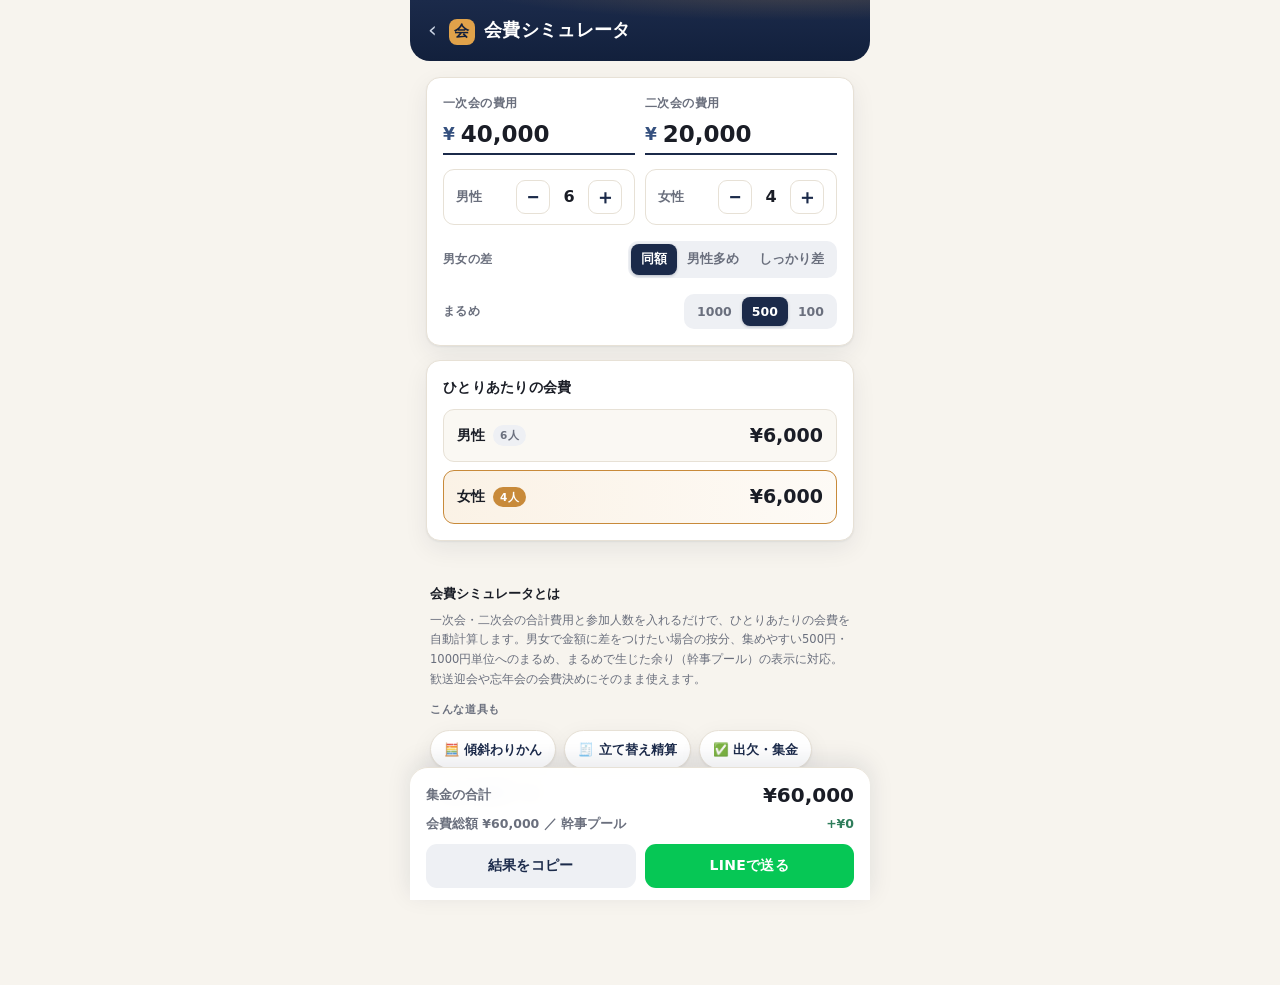
<file: kaihi.html>
<!doctype html>
<html lang="ja">
<head>
<meta charset="utf-8">
<meta name="viewport" content="width=device-width, initial-scale=1, viewport-fit=cover">
<title>会費シミュレータ｜一次会＋二次会・男女別の会費を自動計算｜幹事の道具箱</title>
<meta name="description" content="一次会と二次会の費用、参加人数を入れるだけで、ひとりあたりの会費を自動計算。男女で金額に差をつける設定、500円単位のまるめ、幹事プール（余り）の表示に対応。登録不要・無料。">
<meta name="theme-color" content="#1b2a4a">
<meta property="og:title" content="会費シミュレータ">
<meta property="og:description" content="一次会＋二次会・男女別の会費をサッと計算。幹事プールも表示。">
<link rel="canonical" href="https://kusayakyu-navi.com/kanji-toolbox/kaihi.html">
<link rel="stylesheet" href="styles.css">
<script async src="https://pagead2.googlesyndication.com/pagead/js/adsbygoogle.js?client=ca-pub-6423402285554400" crossorigin="anonymous"></script>
</head>
<body>
<div class="app has-bar">
  <header class="masthead tool">
    <a class="back" href="index.html" aria-label="道具箱にもどる">‹</a>
    <div class="brand-mark"><span class="kan">会</span>会費シミュレータ</div>
  </header>

  <main>
    <section class="panel">
      <div class="two-col">
        <div class="col">
          <label class="field-label" for="ichi">一次会の費用</label>
          <div class="mini-amt"><span class="yen">¥</span><input id="ichi" type="text" inputmode="numeric" autocomplete="off" value="40,000"></div>
        </div>
        <div class="col">
          <label class="field-label" for="ni">二次会の費用</label>
          <div class="mini-amt"><span class="yen">¥</span><input id="ni" type="text" inputmode="numeric" autocomplete="off" value="20,000"></div>
        </div>
      </div>
      <div class="gender-row">
        <div class="g"><span class="lab">男性</span><div class="count-ctrl"><button type="button" data-g="m" data-d="-1" aria-label="男性を減らす">−</button><span id="mCount">6</span><button type="button" data-g="m" data-d="1" aria-label="男性を増やす">＋</button></div></div>
        <div class="g"><span class="lab">女性</span><div class="count-ctrl"><button type="button" data-g="f" data-d="-1" aria-label="女性を減らす">−</button><span id="fCount">4</span><button type="button" data-g="f" data-d="1" aria-label="女性を増やす">＋</button></div></div>
      </div>
      <div class="rounding-row"><span class="field-label sm">男女の差</span>
        <div class="seg" id="ratio">
          <button type="button" class="on" data-m="1" data-f="1">同額</button>
          <button type="button" data-m="1.3" data-f="0.8">男性多め</button>
          <button type="button" data-m="1.6" data-f="0.6">しっかり差</button>
        </div>
      </div>
      <div class="rounding-row"><span class="field-label sm">まるめ</span>
        <div class="seg" id="unit">
          <button type="button" data-unit="1000">1000</button>
          <button type="button" class="on" data-unit="500">500</button>
          <button type="button" data-unit="100">100</button>
        </div>
      </div>
    </section>

    <section class="panel">
      <h2>ひとりあたりの会費</h2>
      <ul class="results" id="results"></ul>
    </section>
  </main>

  <footer>
    <h3>会費シミュレータとは</h3>
    <p>一次会・二次会の合計費用と参加人数を入れるだけで、ひとりあたりの会費を自動計算します。男女で金額に差をつけたい場合の按分、集めやすい500円・1000円単位へのまるめ、まるめで生じた余り（幹事プール）の表示に対応。歓送迎会や忘年会の会費決めにそのまま使えます。</p>
    <div class="related">
      <span class="rl-label">こんな道具も</span>
      <a href="warikan.html">🧮 傾斜わりかん</a>
      <a href="seisan.html">🧾 立て替え精算</a>
      <a href="shukkin.html">✅ 出欠・集金</a>
    </div>
    <div class="links"><a href="index.html">← ほかの幹事ツール</a></div>
  </footer>
</div>

<div class="settle" id="settle">
  <div class="settle-line"><span>集金の合計</span><strong id="collected">¥0</strong></div>
  <div class="settle-line sub"><span>会費総額 <b id="cost">¥0</b> ／ 幹事プール</span><span id="pool" class="ok">¥0</span></div>
  <div class="settle-actions">
    <button type="button" class="btn ghost" id="copy" style="flex:1">結果をコピー</button>
    <button type="button" class="btn line" id="line" style="flex:1">LINEで送る</button>
  </div>
</div>
<div class="toast" id="toast">コピーしました</div>

<script>
(function(){
  var $=function(id){return document.getElementById(id)};
  var m=6,f=4,mw=1,fw=1,unit=500;
  function yen(n){return "¥"+Math.round(n).toLocaleString("ja-JP");}
  function parseAmt(v){return parseInt(String(v).replace(/[^\d]/g,""),10)||0;}
  function ceilTo(n,u){return u<=1?Math.round(n):Math.ceil(n/u)*u;}

  function compute(){
    var cost=parseAmt($("ichi").value)+parseAmt($("ni").value);
    var denom=m*mw+f*fw;
    var base=denom>0?cost/denom:0;
    var maleFee=m>0?ceilTo(mw*base,unit):0;
    var femaleFee=f>0?ceilTo(fw*base,unit):0;
    var collected=m*maleFee+f*femaleFee;
    return {cost:cost,maleFee:maleFee,femaleFee:femaleFee,collected:collected,pool:collected-cost};
  }
  function render(){
    var r=compute();var ul=$("results");ul.innerHTML="";
    function row(label,fee,cnt,gold){
      if(cnt<=0)return;
      var li=document.createElement("li");li.className="res"+(gold?" is-kanji":"");
      var who=document.createElement("div");who.className="who";who.textContent=label;
      var tag=document.createElement("span");tag.className="tag";tag.textContent=cnt+"人";who.appendChild(tag);
      var amt=document.createElement("span");amt.className="amt";amt.textContent=yen(fee);
      li.appendChild(who);li.appendChild(amt);ul.appendChild(li);
    }
    row("男性",r.maleFee,m,false);
    row("女性",r.femaleFee,f,true);
    $("collected").textContent=yen(r.collected);
    $("cost").textContent=yen(r.cost);
    var pool=$("pool");
    pool.className=r.pool>=0?"ok":"";
    pool.textContent=(r.pool>=0?"+¥":"−¥")+Math.abs(r.pool).toLocaleString("ja-JP");
  }
  function shareText(){
    var r=compute();var lines=["【会費】総額 "+yen(r.cost)];
    if(m>0)lines.push("・男性 "+yen(r.maleFee)+" ×"+m+"人");
    if(f>0)lines.push("・女性 "+yen(r.femaleFee)+" ×"+f+"人");
    lines.push("集金 "+yen(r.collected)+"（幹事プール "+(r.pool>=0?"+":"−")+yen(Math.abs(r.pool)).slice(1)+"）");
    lines.push("— 幹事の道具箱");return lines.join("\n");
  }
  function toast(msg){var t=$("toast");t.textContent=msg;t.classList.add("show");setTimeout(function(){t.classList.remove("show");},1600);}

  document.querySelectorAll('.gender-row .count-ctrl button').forEach(function(b){
    b.onclick=function(){var g=b.dataset.g,d=parseInt(b.dataset.d,10);
      if(g==="m"){m=Math.max(0,m+d);$("mCount").textContent=m;}else{f=Math.max(0,f+d);$("fCount").textContent=f;}
      render();};
  });
  $("ratio").addEventListener("click",function(e){var b=e.target.closest("button");if(!b)return;mw=parseFloat(b.dataset.m);fw=parseFloat(b.dataset.f);[].forEach.call(this.children,function(c){c.classList.toggle("on",c===b);});render();});
  $("unit").addEventListener("click",function(e){var b=e.target.closest("button");if(!b)return;unit=parseInt(b.dataset.unit,10);[].forEach.call(this.children,function(c){c.classList.toggle("on",c===b);});render();});
  ["ichi","ni"].forEach(function(id){$(id).addEventListener("input",function(){var v=parseAmt(this.value);this.value=v?v.toLocaleString("ja-JP"):"";render();});});
  render();
})();
</script>
</body>
</html>
</file>
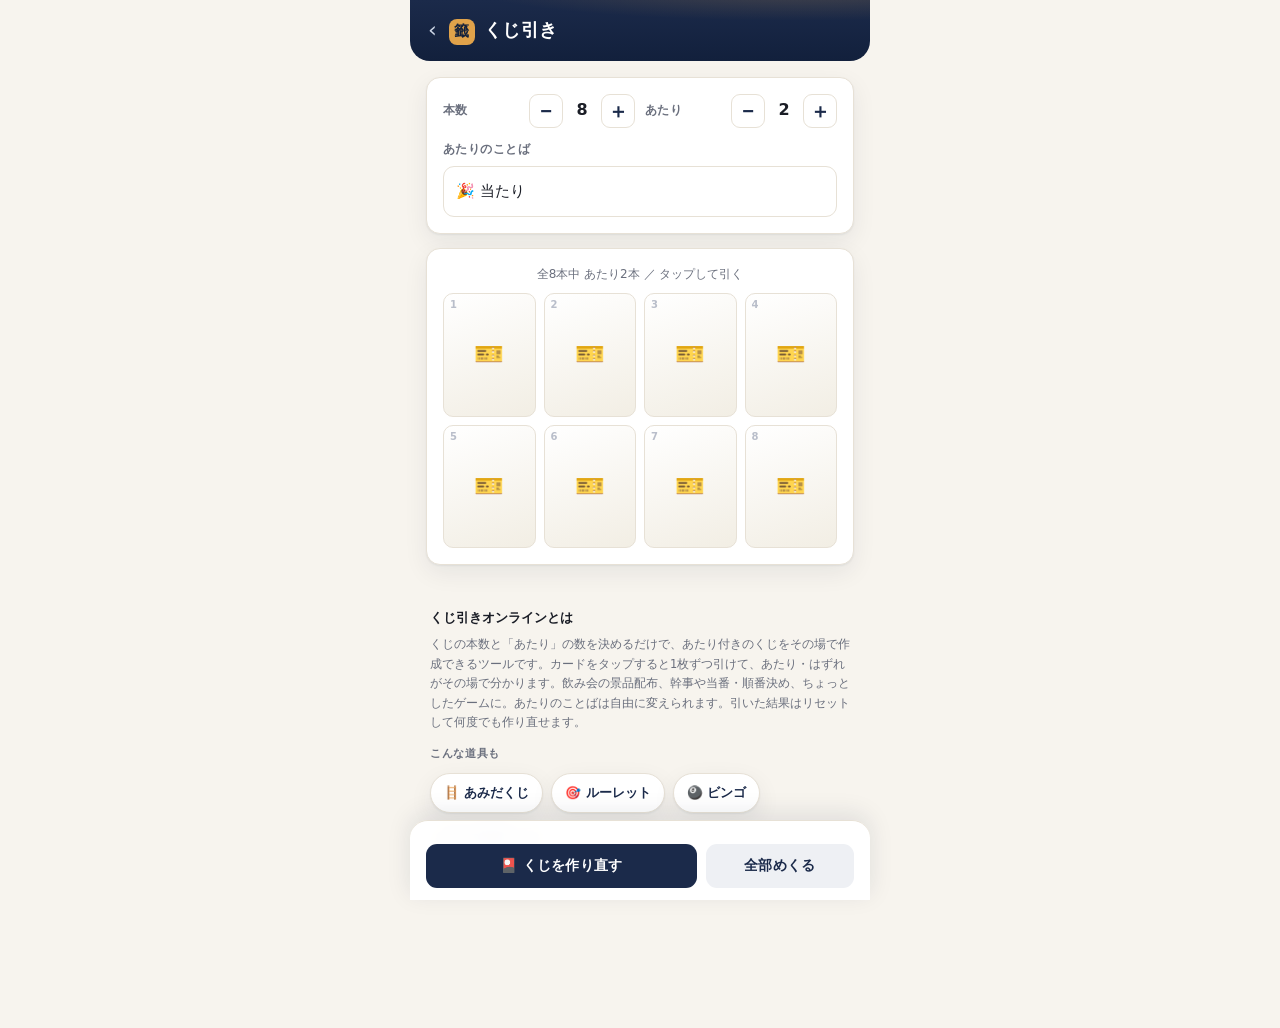
<file: kuji.html>
<!doctype html>
<html lang="ja">
<head>
<meta charset="utf-8">
<meta name="viewport" content="width=device-width, initial-scale=1, viewport-fit=cover">
<title>くじ引きオンライン｜あたり付きのくじをその場で作って引ける｜幹事の道具箱</title>
<meta name="description" content="本数とあたりの数を決めるだけで、あたり付きのくじをその場で作成。カードをタップして引くと結果が出ます。飲み会の景品・当番・順番決めに。あたりのラベルも自由。登録不要・無料。">
<meta name="theme-color" content="#1b2a4a">
<meta property="og:title" content="くじ引きオンライン">
<meta property="og:description" content="あたり付きのくじをその場で作って引ける。景品・当番決めに。">
<link rel="canonical" href="https://kusayakyu-navi.com/kanji-toolbox/kuji.html">
<link rel="stylesheet" href="styles.css">
<script async src="https://pagead2.googlesyndication.com/pagead/js/adsbygoogle.js?client=ca-pub-6423402285554400" crossorigin="anonymous"></script>
</head>
<body>
<div class="app has-bar">
  <header class="masthead tool">
    <a class="back" href="index.html" aria-label="道具箱にもどる">‹</a>
    <div class="brand-mark"><span class="kan">籤</span>くじ引き</div>
  </header>

  <main>
    <section class="panel">
      <div class="kuji-cfg">
        <div class="col">
          <div class="panel-head" style="margin-bottom:8px"><span class="field-label sm">本数</span>
            <div class="count-ctrl"><button type="button" id="nMinus" aria-label="本数を減らす">−</button><span id="nCount">8</span><button type="button" id="nPlus" aria-label="本数を増やす">＋</button></div>
          </div>
        </div>
        <div class="col">
          <div class="panel-head" style="margin-bottom:8px"><span class="field-label sm">あたり</span>
            <div class="count-ctrl"><button type="button" id="kMinus" aria-label="あたりを減らす">−</button><span id="kCount">2</span><button type="button" id="kPlus" aria-label="あたりを増やす">＋</button></div>
          </div>
        </div>
      </div>
      <label class="field-label" for="atari" style="margin-top:4px">あたりのことば</label>
      <input id="atari" type="text" class="names-area" style="min-height:0;height:auto;padding:10px 12px" value="🎉 当たり">
    </section>

    <section class="panel">
      <div class="bingo-count" id="status" style="margin-top:0;margin-bottom:6px">カードをタップして引いてね</div>
      <div class="kuji-grid" id="grid"></div>
    </section>
  </main>

  <footer>
    <h3>くじ引きオンラインとは</h3>
    <p>くじの本数と「あたり」の数を決めるだけで、あたり付きのくじをその場で作成できるツールです。カードをタップすると1枚ずつ引けて、あたり・はずれがその場で分かります。飲み会の景品配布、幹事や当番・順番決め、ちょっとしたゲームに。あたりのことばは自由に変えられます。引いた結果はリセットして何度でも作り直せます。</p>
    <div class="related">
      <span class="rl-label">こんな道具も</span>
      <a href="amida.html">🪜 あみだくじ</a>
      <a href="roulette.html">🎯 ルーレット</a>
      <a href="bingo.html">🎱 ビンゴ</a>
    </div>
    <div class="links"><a href="index.html">← ほかの幹事ツール</a></div>
  </footer>
</div>

<div class="settle">
  <div class="settle-actions">
    <button type="button" class="btn primary" id="make" style="flex:2">🎴 くじを作り直す</button>
    <button type="button" class="btn ghost" id="openAll" style="flex:1">全部めくる</button>
  </div>
</div>
<div class="toast" id="toast"></div>

<script>
(function(){
  var $=function(id){return document.getElementById(id)};
  var n=8, k=2, results=[], opened=[];
  function atariLabel(){ return ($("atari").value||"当たり").trim(); }

  function shuffleArr(a){for(var i=a.length-1;i>0;i--){var j=Math.floor(Math.random()*(i+1));var t=a[i];a[i]=a[j];a[j]=t;}return a;}
  function make(){
    if(k>n)k=n;
    results=[]; for(var i=0;i<n;i++)results.push(i<k?"atari":"hazure"); shuffleArr(results);
    opened=results.map(function(){return false;});
    render();
  }
  function render(){
    $("nCount").textContent=n; $("kCount").textContent=k;
    var g=$("grid"); g.innerHTML="";
    results.forEach(function(r,i){
      var c=document.createElement("div"); c.className="kuji-card"+(opened[i]?(" open "+r):"");
      var num=document.createElement("span"); num.className="kuji-num"; num.textContent=(i+1); c.appendChild(num);
      if(opened[i]){
        var lab=document.createElement("span"); lab.className="lab"; lab.textContent = r==="atari"?atariLabel():"はずれ"; c.appendChild(lab);
      }else{
        var t=document.createElement("span"); t.textContent="🎫"; c.appendChild(t);
        c.onclick=function(){ opened[i]=true; render(); };
      }
      g.appendChild(c);
    });
    updateStatus();
  }
  function updateStatus(){
    var openedCount=0, atariOpened=0;
    results.forEach(function(r,i){ if(opened[i]){ openedCount++; if(r==="atari")atariOpened++; } });
    var remainA = k - atariOpened;
    $("status").textContent = openedCount===0 ? ("全"+n+"本中 あたり"+k+"本 ／ タップして引く")
      : ("引いた "+openedCount+"/"+n+"　残りあたり "+remainA+"本");
  }
  function toast(msg){var t=$("toast");t.textContent=msg;t.classList.add("show");setTimeout(function(){t.classList.remove("show");},1400);}

  $("nPlus").onclick=function(){ if(n<20){ n++; make(); } };
  $("nMinus").onclick=function(){ if(n>2){ n--; if(k>n)k=n; make(); } };
  $("kPlus").onclick=function(){ if(k<n){ k++; make(); } };
  $("kMinus").onclick=function(){ if(k>1){ k--; make(); } };
  $("atari").addEventListener("input",function(){ render(); });
  $("make").onclick=function(){ make(); toast("引き直しました"); };
  $("openAll").onclick=function(){ opened=results.map(function(){return true;}); render(); };

  make();
})();
</script>
</body>
</html>
</file>
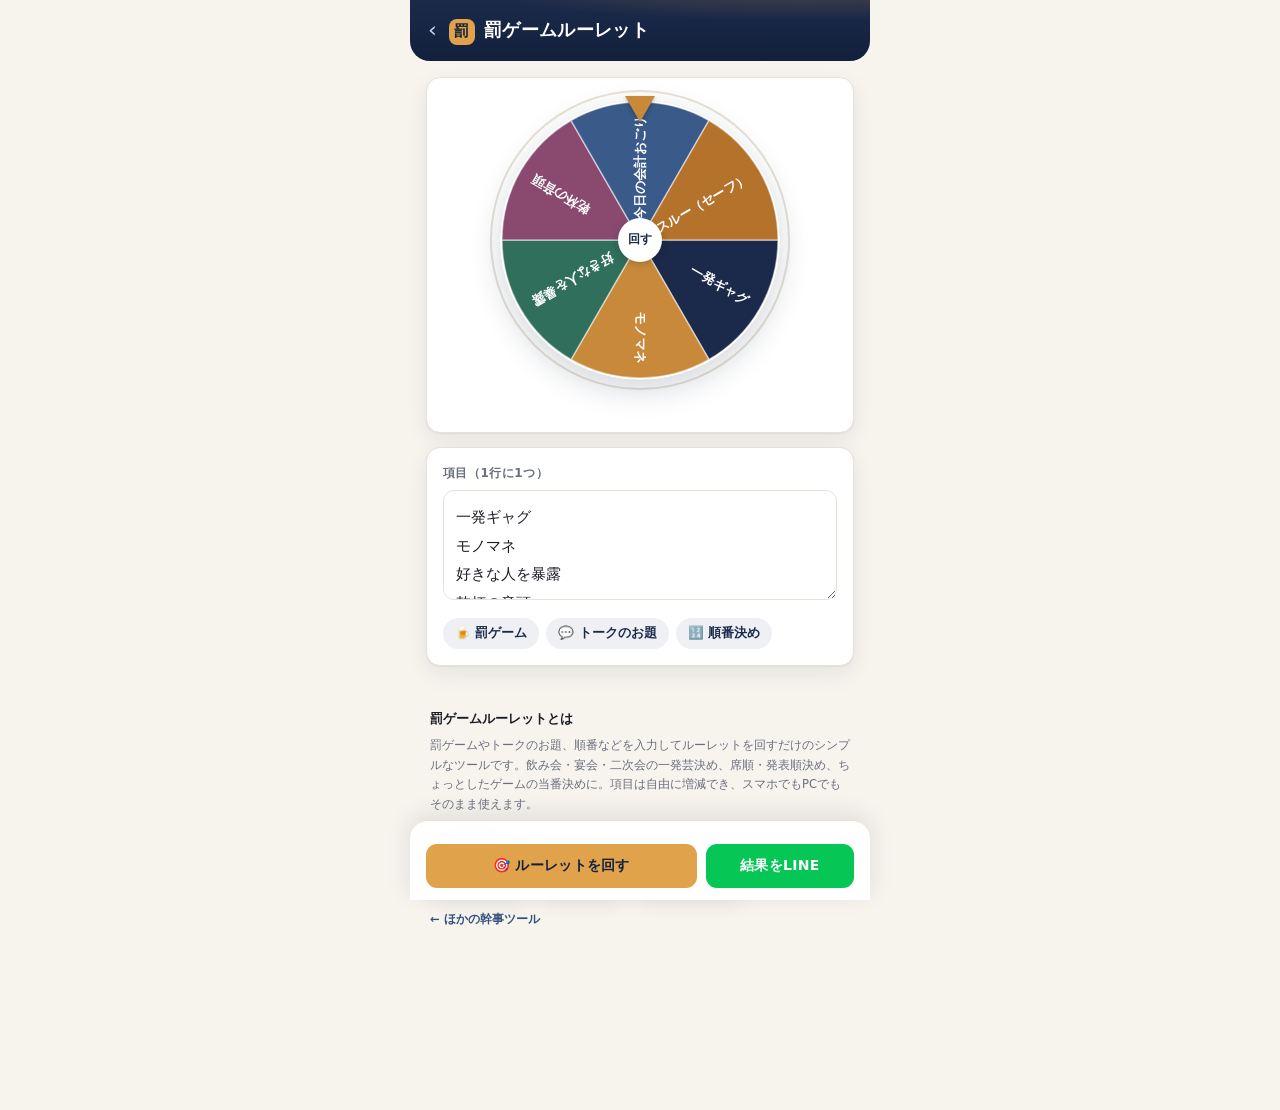
<file: roulette.html>
<!doctype html>
<html lang="ja">
<head>
<meta charset="utf-8">
<meta name="viewport" content="width=device-width, initial-scale=1, viewport-fit=cover">
<title>罰ゲームルーレット｜お題を入れて回すだけ・宴会が盛り上がる｜幹事の道具箱</title>
<meta name="description" content="罰ゲームやお題を入力して回すだけの無料ルーレット。飲み会・宴会・二次会の一発芸決めや順番決めに。項目は自由に追加、スマホでそのまま使えて登録不要。">
<meta name="theme-color" content="#1b2a4a">
<meta property="og:title" content="罰ゲームルーレット">
<meta property="og:description" content="お題や罰ゲームを入れて回すだけ。宴会がひと盛り上がり。">
<link rel="canonical" href="https://kusayakyu-navi.com/kanji-toolbox/roulette.html">
<link rel="stylesheet" href="styles.css">
<script async src="https://pagead2.googlesyndication.com/pagead/js/adsbygoogle.js?client=ca-pub-6423402285554400" crossorigin="anonymous"></script>
</head>
<body>
<div class="app has-bar">
  <header class="masthead tool">
    <a class="back" href="index.html" aria-label="道具箱にもどる">‹</a>
    <div class="brand-mark"><span class="kan">罰</span>罰ゲームルーレット</div>
  </header>

  <main>
    <section class="panel">
      <div class="wheel-wrap">
        <div class="pointer"></div>
        <canvas id="wheel" width="280" height="280"></canvas>
        <div class="hub-dot" id="hub">回す</div>
      </div>
      <p class="winner" id="winner"></p>
    </section>

    <section class="panel">
      <label class="field-label" for="items">項目（1行に1つ）</label>
      <textarea id="items" class="items-area" spellcheck="false" aria-label="ルーレットの項目">一発ギャグ
モノマネ
好きな人を暴露
乾杯の音頭
今日の会計おごり
スルー（セーフ）</textarea>
      <div class="chip-row" id="presets">
        <button type="button" class="chip" data-set="一発ギャグ&#10;モノマネ&#10;好きな人を暴露&#10;乾杯の音頭&#10;今日の会計おごり&#10;スルー（セーフ）">🍺 罰ゲーム</button>
        <button type="button" class="chip" data-set="最近ハマってるもの&#10;初恋の話&#10;休日の過ごし方&#10;推しを語る&#10;最近の失敗談&#10;マイブーム">💬 トークのお題</button>
        <button type="button" class="chip" data-set="1番&#10;2番&#10;3番&#10;4番&#10;5番&#10;6番">🔢 順番決め</button>
      </div>
    </section>
  </main>

  <footer>
    <h3>罰ゲームルーレットとは</h3>
    <p>罰ゲームやトークのお題、順番などを入力してルーレットを回すだけのシンプルなツールです。飲み会・宴会・二次会の一発芸決め、席順・発表順決め、ちょっとしたゲームの当番決めに。項目は自由に増減でき、スマホでもPCでもそのまま使えます。</p>
    <div class="related">
      <span class="rl-label">こんな道具も</span>
      <a href="kuji.html">🎴 くじ引き</a>
      <a href="bingo.html">🎱 ビンゴ</a>
      <a href="amida.html">🪜 あみだくじ</a>
    </div>
    <div class="links"><a href="index.html">← ほかの幹事ツール</a></div>
  </footer>
</div>

<div class="settle">
  <div class="settle-actions">
    <button type="button" class="btn gold" id="spin" style="flex:2">🎯 ルーレットを回す</button>
    <button type="button" class="btn line" id="line" style="flex:1">結果をLINE</button>
  </div>
</div>
<div class="toast" id="toast">コピーしました</div>

<script>
(function(){
  var TAU=Math.PI*2, POINTER=3*Math.PI/2;
  var COLORS=["#1b2a4a","#c88a3a","#2f6f5b","#8a4a6f","#3a5a8a","#b5722b","#5a3a7a","#2a6a7a","#7a5a2a","#4a6a3a"];
  var $=function(id){return document.getElementById(id)};
  var cv=$("wheel"), ctx=cv.getContext("2d");
  var dpr=Math.max(1,Math.min(3,window.devicePixelRatio||1));
  var SIZE=280, R=SIZE/2;
  cv.width=SIZE*dpr; cv.height=SIZE*dpr; ctx.scale(dpr,dpr);
  var rot=0, spinning=false, lastWinner="";

  function items(){return $("items").value.split(/\n/).map(function(s){return s.trim();}).filter(function(s){return s.length;});}

  function draw(){
    var list=items(); ctx.clearRect(0,0,SIZE,SIZE);
    if(!list.length){ ctx.fillStyle="#eef0f4"; ctx.beginPath(); ctx.arc(R,R,R-2,0,TAU); ctx.fill(); return; }
    var seg=TAU/list.length;
    for(var i=0;i<list.length;i++){
      var a0=rot+i*seg, a1=a0+seg;
      ctx.beginPath(); ctx.moveTo(R,R); ctx.arc(R,R,R-2,a0,a1); ctx.closePath();
      ctx.fillStyle=COLORS[i%COLORS.length]; ctx.fill();
      ctx.strokeStyle="rgba(255,255,255,.5)"; ctx.lineWidth=1.5; ctx.stroke();
      // label
      ctx.save();
      ctx.translate(R,R); ctx.rotate(a0+seg/2);
      ctx.textAlign="right"; ctx.textBaseline="middle";
      ctx.fillStyle="#fff"; ctx.font="700 13px 'Hiragino Kaku Gothic ProN','Yu Gothic',sans-serif";
      var label=list[i]; if(label.length>8)label=label.slice(0,7)+"…";
      ctx.fillText(label, R-16, 0);
      ctx.restore();
    }
  }

  function winnerIndex(){
    var list=items(); if(!list.length)return -1;
    var seg=TAU/list.length;
    var rel=((POINTER-rot)%TAU+TAU)%TAU;
    return Math.floor(rel/seg)%list.length;
  }

  function easeOut(t){return 1-Math.pow(1-t,3);}
  function spin(){
    var list=items(); if(spinning||!list.length)return;
    spinning=true; $("winner").textContent=""; $("hub").textContent="…";
    var start=rot;
    var target=rot + TAU*(5+Math.random()*2) + Math.random()*TAU;
    var dur=4200, t0=performance.now();
    function frame(now){
      var p=Math.min(1,(now-t0)/dur);
      rot=start+(target-start)*easeOut(p);
      draw();
      if(p<1){requestAnimationFrame(frame);}
      else{
        spinning=false; $("hub").textContent="回す";
        var idx=winnerIndex();
        lastWinner=list[idx]||"";
        var w=$("winner"); w.textContent="▶ "+lastWinner;
        w.style.animation="none"; void w.offsetWidth; w.style.animation="pop .4s ease both";
      }
    }
    requestAnimationFrame(frame);
  }
  function toast(msg){var t=$("toast");t.textContent=msg;t.classList.add("show");setTimeout(function(){t.classList.remove("show");},1600);}

  $("items").addEventListener("input",function(){if(!spinning)draw();});
  $("presets").addEventListener("click",function(e){var b=e.target.closest("button");if(!b)return;$("items").value=b.dataset.set;draw();$("winner").textContent="";});
  $("spin").onclick=spin;
  $("hub").onclick=spin;
  cv.style.cursor="pointer"; cv.onclick=spin;
  $("line").onclick=function(){ if(!lastWinner){toast("先に回してね");return;} window.open("https://line.me/R/msg/text/?"+encodeURIComponent("【ルーレットの結果】"+lastWinner+"\n— 幹事の道具箱"),"_blank"); };

  draw();
})();
</script>
</body>
</html>
</file>
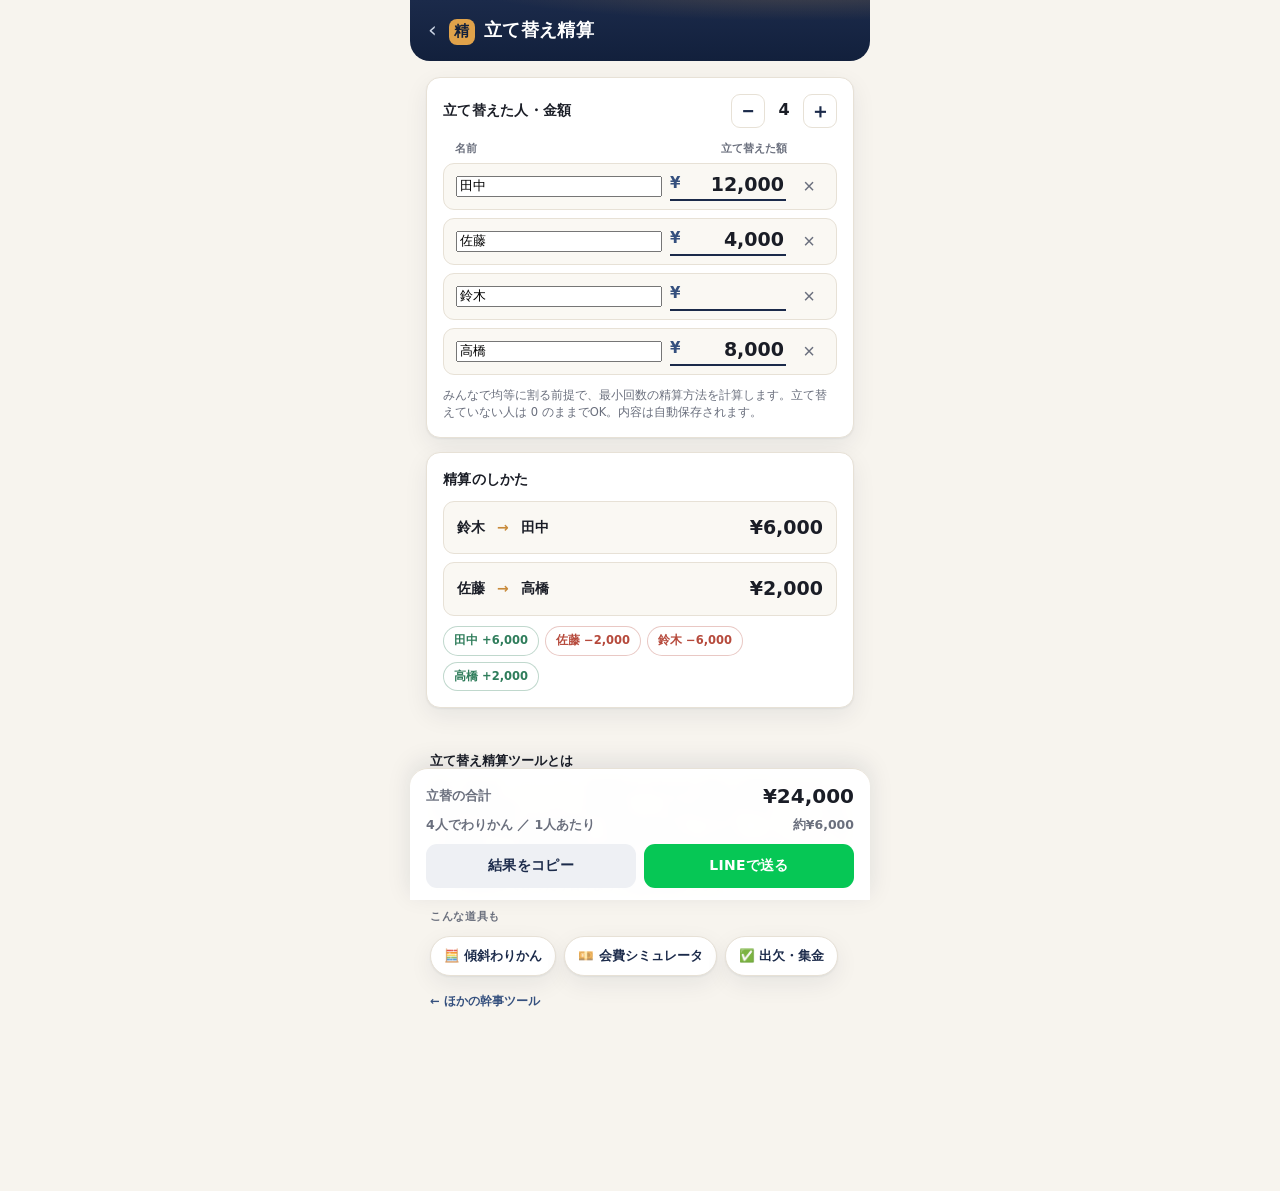
<file: seisan.html>
<!doctype html>
<html lang="ja">
<head>
<meta charset="utf-8">
<meta name="viewport" content="width=device-width, initial-scale=1, viewport-fit=cover">
<title>立て替え精算ツール｜割り勘の「誰が誰にいくら」を最小回数で計算｜幹事の道具箱</title>
<meta name="description" content="旅行や飲み会でみんなが立て替えた金額を入れるだけで、誰が誰にいくら払えば精算できるかを最小回数で自動計算。割り勘の精算・立替の清算がその場で完了。スマホ対応・自動保存・登録不要・無料。">
<meta name="theme-color" content="#1b2a4a">
<meta property="og:title" content="立て替え精算ツール">
<meta property="og:description" content="みんなが立て替えた額を入れるだけ。誰が誰にいくら払えばいいかを最小回数で計算。">
<meta property="og:type" content="website">
<link rel="canonical" href="https://kusayakyu-navi.com/kanji-toolbox/seisan.html">
<link rel="stylesheet" href="styles.css">
<script async src="https://pagead2.googlesyndication.com/pagead/js/adsbygoogle.js?client=ca-pub-6423402285554400" crossorigin="anonymous"></script>
<style>
  .pay-head{display:grid;grid-template-columns:1fr 116px 30px;gap:8px;padding:0 12px 6px;font-size:11px;color:var(--ink-mute);font-weight:700}
  .pay-head span:nth-child(2){text-align:right}
  .pay-row{display:grid;grid-template-columns:1fr 116px 30px;gap:8px;align-items:center;padding:8px 12px;border-radius:11px;background:#faf8f3;border:1px solid var(--line)}
  .pay-row .mini-amt{padding-bottom:3px}
  .pay-row .mini-amt .yen{font-size:15px}
  .pay-row .mini-amt input{font-size:19px;text-align:right}
  .del{border:0;background:transparent;color:var(--ink-mute);font-size:20px;cursor:pointer;line-height:1;padding:2px}
  .del:active{color:var(--bad)}
  .res .who b{font-weight:800}
  .tx-arrow{color:var(--gold);font-weight:900;margin:0 4px}
  .empty-note{font-size:13px;color:var(--ink-mute);text-align:center;padding:14px 0;font-weight:600}
  .bal-list{list-style:none;margin:10px 0 0;padding:0;display:flex;flex-wrap:wrap;gap:6px}
  .bal-list li{font-size:11.5px;font-weight:700;padding:5px 10px;border-radius:999px;border:1px solid var(--line);background:#fff}
  .bal-list li.plus{color:var(--good);border-color:rgba(47,125,91,.3)}
  .bal-list li.minus{color:var(--bad);border-color:rgba(182,74,60,.3)}
</style>
</head>
<body>
<div class="app has-bar">
  <header class="masthead tool">
    <a class="back" href="index.html" aria-label="道具箱にもどる">‹</a>
    <div class="brand-mark"><span class="kan">精</span>立て替え精算</div>
  </header>

  <main>
    <section class="panel">
      <div class="panel-head"><h2>立て替えた人・金額</h2>
        <div class="count-ctrl"><button type="button" id="minus" aria-label="減らす">−</button><span id="count">0</span><button type="button" id="plus" aria-label="増やす">＋</button></div>
      </div>
      <div class="pay-head"><span>名前</span><span>立て替えた額</span><span></span></div>
      <ul class="sk-list" id="list"></ul>
      <p class="hint">みんなで均等に割る前提で、最小回数の精算方法を計算します。立て替えていない人は 0 のままでOK。内容は自動保存されます。</p>
    </section>

    <section class="panel">
      <h2>精算のしかた</h2>
      <ul class="results" id="tx"></ul>
      <ul class="bal-list" id="bal"></ul>
    </section>
  </main>

  <footer>
    <h3>立て替え精算ツールとは</h3>
    <p>旅行・飲み会・イベントで、参加者それぞれが立て替えた金額を入力すると、全員で均等に割ったうえで「誰が誰にいくら払えば精算できるか」を、できるだけ少ない回数（送金の本数）で自動計算するツールです。バラバラに立て替えた費用も、この表に金額を入れるだけでその場で清算方法が決まります。計算はブラウザ内だけで行い、入力内容は自動保存されるので閉じても消えません。1円単位までぴったり合うように端数を配分します。</p>
    <div class="related">
      <span class="rl-label">こんな道具も</span>
      <a href="warikan.html">🧮 傾斜わりかん</a>
      <a href="kaihi.html">💴 会費シミュレータ</a>
      <a href="shukkin.html">✅ 出欠・集金</a>
    </div>
    <div class="links"><a href="index.html">← ほかの幹事ツール</a></div>
  </footer>
</div>

<div class="settle" id="settle">
  <div class="settle-line"><span>立替の合計</span><strong id="total">¥0</strong></div>
  <div class="settle-line sub"><span><b id="np">0</b>人でわりかん ／ 1人あたり</span><span id="each">¥0</span></div>
  <div class="settle-actions" style="display:flex;gap:8px;margin-top:10px">
    <button type="button" class="btn ghost" id="copy" style="flex:1">結果をコピー</button>
    <button type="button" class="btn line" id="line" style="flex:1">LINEで送る</button>
  </div>
</div>
<div class="toast" id="toast">コピーしました</div>

<script>
(function(){
  var $=function(id){return document.getElementById(id)};
  var KEY="kanjitools_seisan_v1";
  var people=[];
  try{ var s=JSON.parse(localStorage.getItem(KEY)); if(s&&Array.isArray(s.people))people=s.people; }catch(e){}
  if(!people.length){ people=[
    {name:"田中",paid:12000},{name:"佐藤",paid:4000},
    {name:"鈴木",paid:0},{name:"高橋",paid:8000}
  ]; }

  function yen(n){return "¥"+Math.round(n).toLocaleString("ja-JP");}
  function parseAmt(v){return parseInt(String(v).replace(/[^\d]/g,""),10)||0;}
  function save(){ try{localStorage.setItem(KEY,JSON.stringify({people:people}));}catch(e){} }
  function nm(p,i){return p.name&&p.name.trim()?p.name:"メンバー"+(i+1);}

  // 端数まで1円単位でぴったり合う均等割り＋最小回数の精算を計算
  function calc(){
    var n=people.length;
    var total=0; people.forEach(function(p){total+=(p.paid||0);});
    var shares=[];
    if(n>0){
      var base=Math.floor(total/n), rem=total-base*n;
      for(var i=0;i<n;i++){ shares.push(base+(i<rem?1:0)); } // 端数の1円は先頭から順に負担
    }
    var bal=people.map(function(p,i){return {name:nm(p,i),bal:(p.paid||0)-(shares[i]||0)};});
    // グリーディに最大の受取人と最大の支払人を相殺
    var cred=[],deb=[];
    bal.forEach(function(b){ if(b.bal>0)cred.push({name:b.name,amt:b.bal}); else if(b.bal<0)deb.push({name:b.name,amt:-b.bal}); });
    cred.sort(function(a,b){return b.amt-a.amt;}); deb.sort(function(a,b){return b.amt-a.amt;});
    var tx=[],ci=0,di=0,guard=0;
    while(di<deb.length&&ci<cred.length&&guard++<1000){
      var pay=Math.min(deb[di].amt,cred[ci].amt);
      if(pay>0)tx.push({from:deb[di].name,to:cred[ci].name,amt:pay});
      deb[di].amt-=pay; cred[ci].amt-=pay;
      if(deb[di].amt===0)di++;
      if(cred[ci].amt===0)ci++;
    }
    return {total:total,n:n,each:n>0?total/n:0,bal:bal,tx:tx};
  }

  function renderList(){
    var ul=$("list"); ul.innerHTML="";
    people.forEach(function(p,idx){
      var li=document.createElement("li"); li.className="pay-row";
      var name=document.createElement("input"); name.className="name"; name.type="text"; name.value=p.name; name.placeholder="名前"; name.setAttribute("aria-label","名前");
      name.oninput=function(){ p.name=name.value; save(); renderResult(); };
      var amtWrap=document.createElement("div"); amtWrap.className="mini-amt";
      var yensym=document.createElement("span"); yensym.className="yen"; yensym.textContent="¥";
      var amt=document.createElement("input"); amt.type="text"; amt.inputMode="numeric"; amt.autocomplete="off"; amt.setAttribute("aria-label","立て替えた額");
      amt.value=p.paid?p.paid.toLocaleString("ja-JP"):"";
      amt.oninput=function(){ var v=parseAmt(amt.value); p.paid=v; amt.value=v?v.toLocaleString("ja-JP"):""; save(); renderResult(); };
      amtWrap.appendChild(yensym); amtWrap.appendChild(amt);
      var del=document.createElement("button"); del.type="button"; del.className="del"; del.textContent="×"; del.setAttribute("aria-label","この人を削除");
      del.onclick=function(){ if(people.length>1){ people.splice(idx,1); save(); render(); } };
      li.appendChild(name); li.appendChild(amtWrap); li.appendChild(del);
      ul.appendChild(li);
    });
    $("count").textContent=people.length;
  }

  function renderResult(){
    var r=calc();
    // 精算トランザクション
    var ul=$("tx"); ul.innerHTML="";
    if(r.tx.length===0){
      var li=document.createElement("li"); li.className="empty-note";
      li.textContent=r.total>0?"精算の必要はありません（ぴったり）":"金額を入力すると精算方法が出ます";
      ul.appendChild(li);
    } else {
      r.tx.forEach(function(t){
        var li=document.createElement("li"); li.className="res";
        var who=document.createElement("div"); who.className="who";
        var f=document.createElement("b"); f.textContent=t.from;
        var ar=document.createElement("span"); ar.className="tx-arrow"; ar.textContent="→";
        var to=document.createElement("b"); to.textContent=t.to;
        who.appendChild(f); who.appendChild(ar); who.appendChild(to);
        var amt=document.createElement("span"); amt.className="amt"; amt.textContent=yen(t.amt);
        li.appendChild(who); li.appendChild(amt); ul.appendChild(li);
      });
    }
    // 各自の過不足
    var bl=$("bal"); bl.innerHTML="";
    r.bal.forEach(function(b){
      if(b.bal===0)return;
      var li=document.createElement("li"); li.className=b.bal>0?"plus":"minus";
      li.textContent=b.name+(b.bal>0?" +"+yen(b.bal).slice(1):" −"+yen(-b.bal).slice(1));
      bl.appendChild(li);
    });
    $("total").textContent=yen(r.total);
    $("np").textContent=r.n;
    $("each").textContent="約"+yen(r.each);
  }
  function render(){ renderList(); renderResult(); }

  function shareText(){
    var r=calc(); var lines=["【立て替え精算】合計 "+yen(r.total)+"（"+r.n+"人・1人あたり約"+yen(r.each)+"）"];
    if(r.tx.length===0){ lines.push(r.total>0?"精算の必要はありません":"（金額未入力）"); }
    else { r.tx.forEach(function(t){ lines.push("・"+t.from+" → "+t.to+" "+yen(t.amt)); }); }
    lines.push("— 幹事の道具箱"); return lines.join("\n");
  }
  function toast(msg){var el=$("toast");el.textContent=msg;el.classList.add("show");setTimeout(function(){el.classList.remove("show");},1600);}

  $("plus").onclick=function(){ if(people.length<40){ people.push({name:"",paid:0}); save(); render(); } };
  $("minus").onclick=function(){ if(people.length>1){ people.pop(); save(); render(); } };
  $("copy").onclick=function(){ var tx=shareText(); if(navigator.clipboard&&navigator.clipboard.writeText){navigator.clipboard.writeText(tx).then(function(){toast("コピーしました");},function(){toast("コピーしました");});}else{var ta=document.createElement("textarea");ta.value=tx;document.body.appendChild(ta);ta.select();try{document.execCommand("copy");}catch(e){}document.body.removeChild(ta);toast("コピーしました");} };
  $("line").onclick=function(){ window.open("https://line.me/R/msg/text/?"+encodeURIComponent(shareText()),"_blank"); };

  render();
})();
</script>
</body>
</html>
</file>
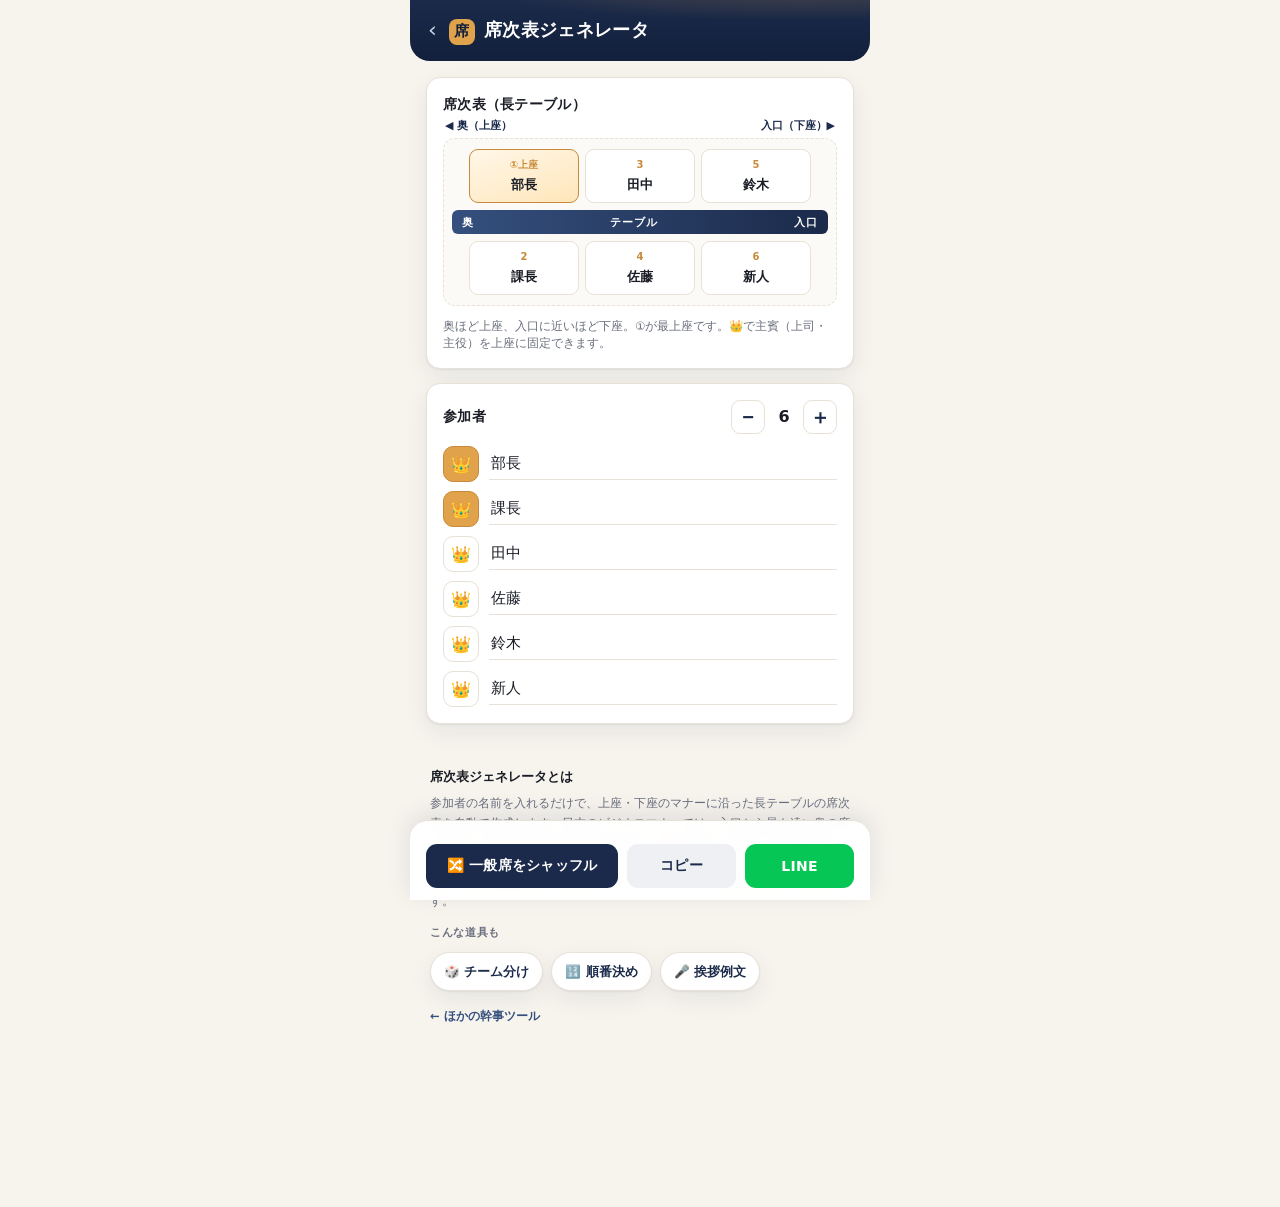
<file: sekiji.html>
<!doctype html>
<html lang="ja">
<head>
<meta charset="utf-8">
<meta name="viewport" content="width=device-width, initial-scale=1, viewport-fit=cover">
<title>席次表ジェネレータ｜上座・下座を考慮して飲み会の席順を自動作成｜幹事の道具箱</title>
<meta name="description" content="参加者と主賓を入れるだけで、上座・下座のマナーに沿った長テーブルの席次表を自動作成。主賓や上司を奥（上座）に、入口側を下座に配置。歓送迎会や接待の席順決めに。登録不要・無料。">
<meta name="theme-color" content="#1b2a4a">
<meta property="og:title" content="席次表ジェネレータ">
<meta property="og:description" content="上座・下座を考慮した長テーブルの席次表を自動作成。歓送迎会・接待に。">
<link rel="canonical" href="https://kusayakyu-navi.com/kanji-toolbox/sekiji.html">
<link rel="stylesheet" href="styles.css">
<script async src="https://pagead2.googlesyndication.com/pagead/js/adsbygoogle.js?client=ca-pub-6423402285554400" crossorigin="anonymous"></script>
</head>
<body>
<div class="app has-bar">
  <header class="masthead tool">
    <a class="back" href="index.html" aria-label="道具箱にもどる">‹</a>
    <div class="brand-mark"><span class="kan">席</span>席次表ジェネレータ</div>
  </header>

  <main>
    <section class="panel">
      <h2>席次表（長テーブル）</h2>
      <div class="seki-legend"><span>◀ 奥（上座）</span><span>入口（下座）▶</span></div>
      <div class="seki-board" id="board"></div>
      <p class="hint">奥ほど上座、入口に近いほど下座。①が最上座です。👑で主賓（上司・主役）を上座に固定できます。</p>
    </section>

    <section class="panel">
      <div class="panel-head"><h2>参加者</h2>
        <div class="count-ctrl"><button type="button" id="minus" aria-label="減らす">−</button><span id="count">6</span><button type="button" id="plus" aria-label="増やす">＋</button></div>
      </div>
      <ul class="seki-people" id="people"></ul>
    </section>
  </main>

  <footer>
    <h3>席次表ジェネレータとは</h3>
    <p>参加者の名前を入れるだけで、上座・下座のマナーに沿った長テーブルの席次表を自動で作成します。日本のビジネスマナーでは、入口から最も遠い奥の席が上座、入口に近い席が下座とされます。👑で指定した主賓（上司・主役・年長者）を上座から順に配置し、残りの方を席に割り当てます。歓送迎会・接待・会食の席順決めにご利用ください。シャッフルで席替え案もすぐ作れます。</p>
    <div class="related">
      <span class="rl-label">こんな道具も</span>
      <a href="team.html">🎲 チーム分け</a>
      <a href="junban.html">🔢 順番決め</a>
      <a href="aisatsu.html">🎤 挨拶例文</a>
    </div>
    <div class="links"><a href="index.html">← ほかの幹事ツール</a></div>
  </footer>
</div>

<div class="settle">
  <div class="settle-actions">
    <button type="button" class="btn primary" id="shuffle" style="flex:2">🔀 一般席をシャッフル</button>
    <button type="button" class="btn ghost" id="copy" style="flex:1">コピー</button>
    <button type="button" class="btn line" id="line" style="flex:1">LINE</button>
  </div>
</div>
<div class="toast" id="toast">コピーしました</div>

<script>
(function(){
  var $=function(id){return document.getElementById(id)};
  var people=[
    {name:"部長",vip:true},{name:"課長",vip:true},
    {name:"田中",vip:false},{name:"佐藤",vip:false},{name:"鈴木",vip:false},{name:"新人",vip:false}
  ];
  var order=[]; // seat order 上座→下座 (names)

  function shuffleArr(a){for(var i=a.length-1;i>0;i--){var j=Math.floor(Math.random()*(i+1));var t=a[i];a[i]=a[j];a[j]=t;}return a;}
  function buildOrder(shuffleGeneral){
    var vips=people.filter(function(p){return p.vip;});
    var gen=people.filter(function(p){return !p.vip;});
    if(shuffleGeneral) shuffleArr(gen);
    order=vips.concat(gen).map(function(p){return p.name;});
  }

  function renderPeople(){
    var ul=$("people"); ul.innerHTML="";
    people.forEach(function(p){
      var li=document.createElement("li"); li.className="person";
      var star=document.createElement("button"); star.type="button"; star.className="kanji-btn"+(p.vip?" on":""); star.textContent="👑"; star.setAttribute("aria-label",p.vip?"主賓":"主賓にする");
      star.onclick=function(){ p.vip=!p.vip; buildOrder(false); render(); };
      var name=document.createElement("input"); name.className="name"; name.type="text"; name.value=p.name; name.setAttribute("aria-label","名前");
      name.oninput=function(){ p.name=name.value; buildOrder(false); render(); };
      li.appendChild(star); li.appendChild(name); ul.appendChild(li);
    });
    $("count").textContent=people.length;
  }
  function renderBoard(){
    var b=$("board"); b.innerHTML="";
    var N=order.length;
    // top seats = ranks 1,3,5...(index 0,2,4); bottom = 2,4,6...
    var top=[], bottom=[];
    for(var i=0;i<N;i++){ (i%2===0?top:bottom).push({rank:i+1,name:order[i]}); }
    function rowEl(arr){
      var row=document.createElement("div"); row.className="seki-row";
      arr.forEach(function(s){
        var seat=document.createElement("div"); seat.className="seki-seat"+(s.rank===1?" kamiza":"");
        seat.innerHTML='<div class="sn">'+(s.rank===1?"①上座":s.rank)+'</div><div class="snm">'+esc(s.name||"—")+'</div>';
        row.appendChild(seat);
      });
      // pad bottom row to align if shorter
      return row;
    }
    b.appendChild(rowEl(top));
    var bar=document.createElement("div"); bar.className="seki-bar"; bar.innerHTML='<span>奥</span><span>テーブル</span><span>入口</span>';
    b.appendChild(bar);
    b.appendChild(rowEl(bottom));
  }
  function esc(s){return String(s).replace(/[&<>]/g,function(m){return {"&":"&amp;","<":"&lt;",">":"&gt;"}[m];});}
  function render(){ renderPeople(); renderBoard(); }

  function shareText(){
    var lines=["【席次表】上座→下座"];
    order.forEach(function(nm,i){ lines.push((i+1)+(i===0?"（上座）":"")+". "+(nm||"—")); });
    lines.push("※奥が上座・入口が下座　— 幹事の道具箱"); return lines.join("\n");
  }
  function toast(msg){var t=$("toast");t.textContent=msg;t.classList.add("show");setTimeout(function(){t.classList.remove("show");},1600);}

  $("plus").onclick=function(){ if(people.length<16){ people.push({name:"",vip:false}); buildOrder(false); render(); } };
  $("minus").onclick=function(){ if(people.length>2){ people.pop(); buildOrder(false); render(); } };
  $("shuffle").onclick=function(){ buildOrder(true); render(); };
  $("copy").onclick=function(){ var t=shareText(); if(navigator.clipboard&&navigator.clipboard.writeText){navigator.clipboard.writeText(t).then(function(){toast("コピーしました");},function(){toast("コピーしました");});}else{var ta=document.createElement("textarea");ta.value=t;document.body.appendChild(ta);ta.select();try{document.execCommand("copy");}catch(e){}document.body.removeChild(ta);toast("コピーしました");} };
  $("line").onclick=function(){ window.open("https://line.me/R/msg/text/?"+encodeURIComponent(shareText()),"_blank"); };

  buildOrder(false); render();
})();
</script>
</body>
</html>
</file>
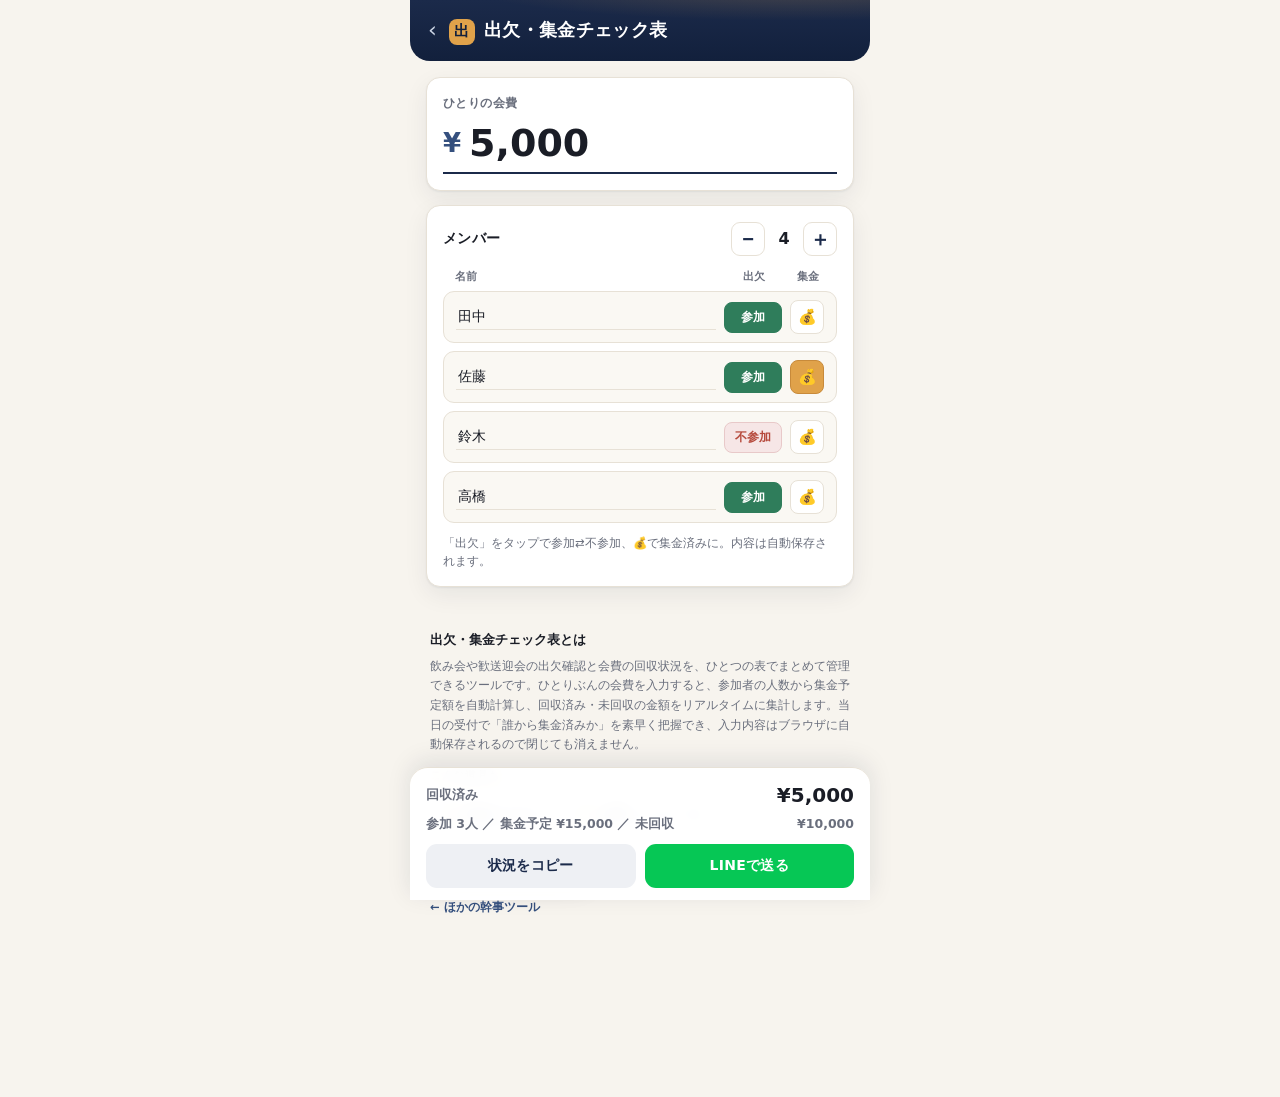
<file: shukkin.html>
<!doctype html>
<html lang="ja">
<head>
<meta charset="utf-8">
<meta name="viewport" content="width=device-width, initial-scale=1, viewport-fit=cover">
<title>出欠・集金チェック表｜飲み会の参加者と会費回収をまとめて管理｜幹事の道具箱</title>
<meta name="description" content="飲み会の出欠と会費の回収状況をまとめて管理できるチェック表。会費を入れれば参加者ぶんの集金予定額・回収済み・未回収を自動集計。自動保存で幹事の当日運用に。登録不要・無料。">
<meta name="theme-color" content="#1b2a4a">
<meta property="og:title" content="出欠・集金チェック表">
<meta property="og:description" content="出欠と会費回収をまとめて管理。集金予定・回収済み・未回収を自動集計。">
<link rel="canonical" href="https://kusayakyu-navi.com/kanji-toolbox/shukkin.html">
<link rel="stylesheet" href="styles.css">
<script async src="https://pagead2.googlesyndication.com/pagead/js/adsbygoogle.js?client=ca-pub-6423402285554400" crossorigin="anonymous"></script>
</head>
<body>
<div class="app has-bar">
  <header class="masthead tool">
    <a class="back" href="index.html" aria-label="道具箱にもどる">‹</a>
    <div class="brand-mark"><span class="kan">出</span>出欠・集金チェック表</div>
  </header>

  <main>
    <section class="panel">
      <label class="field-label" for="fee">ひとりの会費</label>
      <div class="amount-input"><span class="yen">¥</span><input id="fee" type="text" inputmode="numeric" autocomplete="off" value="5,000"></div>
    </section>

    <section class="panel">
      <div class="panel-head"><h2>メンバー</h2>
        <div class="count-ctrl"><button type="button" id="minus" aria-label="減らす">−</button><span id="count">0</span><button type="button" id="plus" aria-label="増やす">＋</button></div>
      </div>
      <div class="sk-head"><span>名前</span><span>出欠</span><span>集金</span></div>
      <ul class="sk-list" id="list"></ul>
      <p class="hint">「出欠」をタップで参加⇄不参加、💰で集金済みに。内容は自動保存されます。</p>
    </section>
  </main>

  <footer>
    <h3>出欠・集金チェック表とは</h3>
    <p>飲み会や歓送迎会の出欠確認と会費の回収状況を、ひとつの表でまとめて管理できるツールです。ひとりぶんの会費を入力すると、参加者の人数から集金予定額を自動計算し、回収済み・未回収の金額をリアルタイムに集計します。当日の受付で「誰から集金済みか」を素早く把握でき、入力内容はブラウザに自動保存されるので閉じても消えません。</p>
    <div class="related">
      <span class="rl-label">こんな道具も</span>
      <a href="warikan.html">🧮 傾斜わりかん</a>
      <a href="kaihi.html">💴 会費シミュレータ</a>
      <a href="checklist.html">📋 準備チェックリスト</a>
    </div>
    <div class="links"><a href="index.html">← ほかの幹事ツール</a></div>
  </footer>
</div>

<div class="settle" id="settle">
  <div class="settle-line"><span>回収済み</span><strong id="collected">¥0</strong></div>
  <div class="settle-line sub"><span>参加 <b id="attn">0</b>人 ／ 集金予定 <b id="expected">¥0</b> ／ 未回収</span><span id="remain" class="ok">¥0</span></div>
  <div class="settle-actions">
    <button type="button" class="btn ghost" id="copy" style="flex:1">状況をコピー</button>
    <button type="button" class="btn line" id="line" style="flex:1">LINEで送る</button>
  </div>
</div>
<div class="toast" id="toast">コピーしました</div>

<script>
(function(){
  var $=function(id){return document.getElementById(id)};
  var KEY="kanjitools_shukkin_v1";
  var people=[], fee=5000;
  try{ var s=JSON.parse(localStorage.getItem(KEY)); if(s){ if(Array.isArray(s.people))people=s.people; if(typeof s.fee==="number")fee=s.fee; } }catch(e){}
  if(!people.length){ people=[
    {name:"田中",attend:true,paid:false},{name:"佐藤",attend:true,paid:true},
    {name:"鈴木",attend:false,paid:false},{name:"高橋",attend:true,paid:false}
  ]; }

  function yen(n){return "¥"+Math.round(n).toLocaleString("ja-JP");}
  function parseAmt(v){return parseInt(String(v).replace(/[^\d]/g,""),10)||0;}
  function save(){ try{localStorage.setItem(KEY,JSON.stringify({people:people,fee:fee}));}catch(e){} }

  function renderList(){
    var ul=$("list"); ul.innerHTML="";
    people.forEach(function(p,idx){
      var li=document.createElement("li"); li.className="sk-row";
      var name=document.createElement("input"); name.className="name"; name.type="text"; name.value=p.name; name.setAttribute("aria-label","名前");
      name.oninput=function(){ p.name=name.value; save(); };
      var att=document.createElement("button"); att.type="button"; att.className="sk-toggle "+(p.attend?"yes":"no"); att.textContent=p.attend?"参加":"不参加";
      att.onclick=function(){ p.attend=!p.attend; if(!p.attend)p.paid=false; save(); render(); };
      var pay=document.createElement("button"); pay.type="button"; pay.className="sk-pay"+(p.paid?" paid":""); pay.textContent="💰"; pay.setAttribute("aria-label","集金済み");
      pay.onclick=function(){ if(!p.attend){ return; } p.paid=!p.paid; save(); render(); };
      li.appendChild(name); li.appendChild(att); li.appendChild(pay);
      ul.appendChild(li);
    });
    $("count").textContent=people.length;
  }
  function totals(){
    var attn=0,paid=0;
    people.forEach(function(p){ if(p.attend){ attn++; if(p.paid)paid++; } });
    return {attn:attn, paid:paid, expected:attn*fee, collected:paid*fee, remain:(attn-paid)*fee};
  }
  function render(){
    renderList();
    var t=totals();
    $("collected").textContent=yen(t.collected);
    $("attn").textContent=t.attn;
    $("expected").textContent=yen(t.expected);
    var rem=$("remain"); rem.textContent=yen(t.remain); rem.className=t.remain===0?"ok":"";
  }
  function shareText(){
    var t=totals(); var lines=["【出欠・集金状況】会費 "+yen(fee)];
    people.forEach(function(p){ lines.push((p.attend?(p.paid?"✅":"⬜"):"❌")+" "+(p.name||"（名前なし）")+(p.attend?(p.paid?"（集金済）":"（未回収）"):"（不参加）")); });
    lines.push("参加"+t.attn+"人／回収 "+yen(t.collected)+"／未回収 "+yen(t.remain));
    lines.push("— 幹事の道具箱"); return lines.join("\n");
  }
  function toast(msg){var el=$("toast");el.textContent=msg;el.classList.add("show");setTimeout(function(){el.classList.remove("show");},1600);}

  $("fee").addEventListener("input",function(){ fee=parseAmt(this.value); this.value=fee?fee.toLocaleString("ja-JP"):""; save(); render(); });
  $("plus").onclick=function(){ if(people.length<40){ people.push({name:"",attend:true,paid:false}); save(); render(); } };
  $("minus").onclick=function(){ if(people.length>1){ people.pop(); save(); render(); } };
  $("copy").onclick=function(){ var tx=shareText(); if(navigator.clipboard&&navigator.clipboard.writeText){navigator.clipboard.writeText(tx).then(function(){toast("コピーしました");},function(){toast("コピーしました");});}else{var ta=document.createElement("textarea");ta.value=tx;document.body.appendChild(ta);ta.select();try{document.execCommand("copy");}catch(e){}document.body.removeChild(ta);toast("コピーしました");} };
  $("line").onclick=function(){ window.open("https://line.me/R/msg/text/?"+encodeURIComponent(shareText()),"_blank"); };

  $("fee").value=fee?fee.toLocaleString("ja-JP"):"";
  render();
})();
</script>
</body>
</html>
</file>
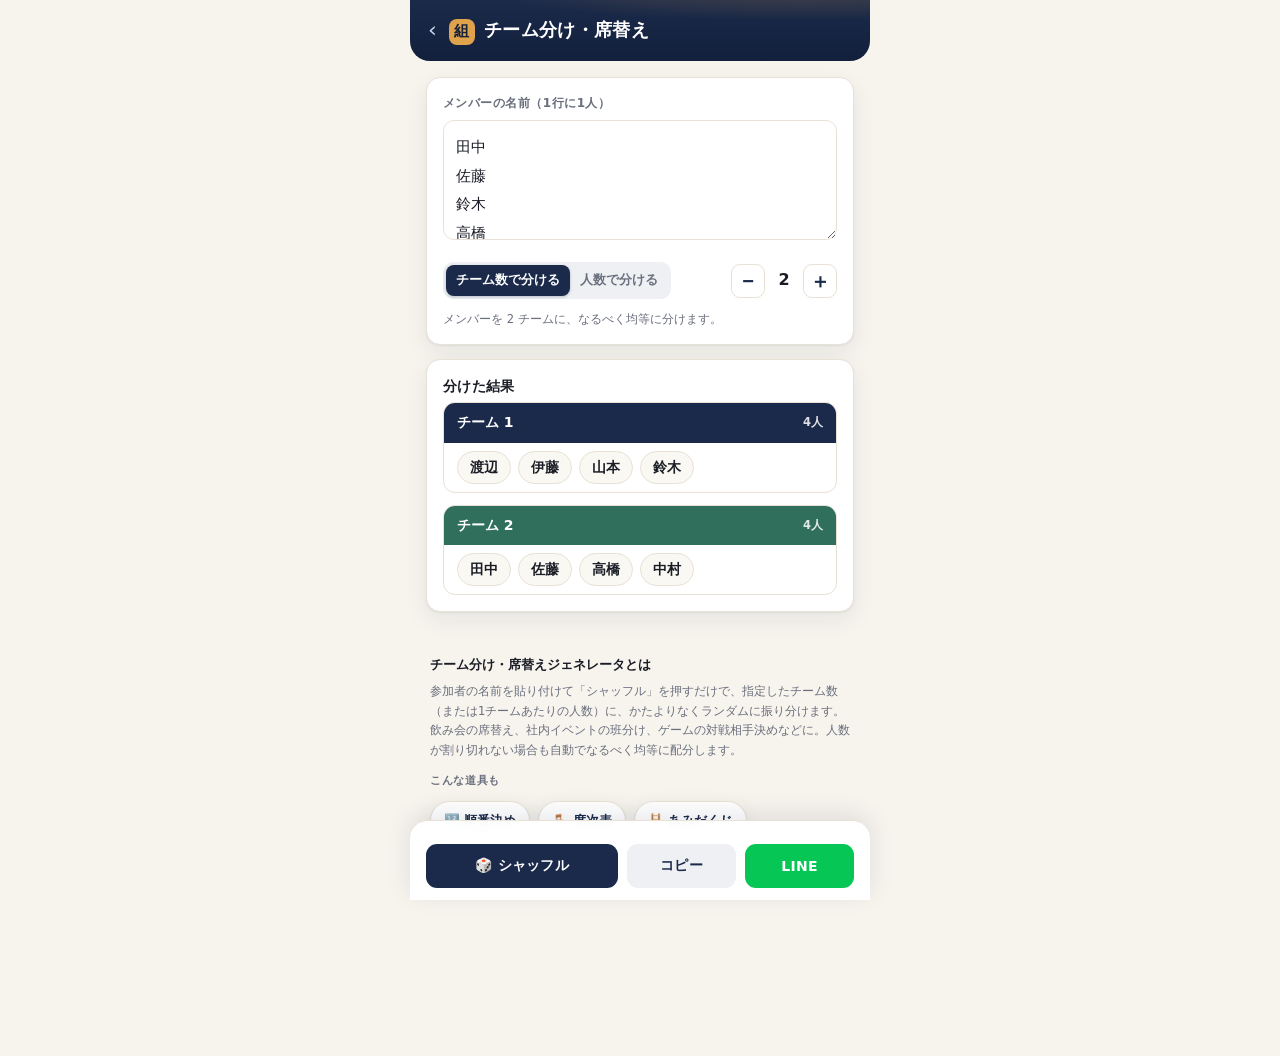
<file: team.html>
<!doctype html>
<html lang="ja">
<head>
<meta charset="utf-8">
<meta name="viewport" content="width=device-width, initial-scale=1, viewport-fit=cover">
<title>チーム分け・席替えジェネレータ｜名前を貼るだけで公平にシャッフル｜幹事の道具箱</title>
<meta name="description" content="名前を貼り付けるだけで、指定した数のチームに公平にランダム分け。飲み会の席替え、班分け、対戦相手決めに。人数・チーム数は自由、結果はLINE共有。登録不要・無料。">
<meta name="theme-color" content="#1b2a4a">
<meta property="og:title" content="チーム分け・席替えジェネレータ">
<meta property="og:description" content="名前を貼るだけで公平にシャッフル。班分け・席替え・対戦決めに。">
<link rel="canonical" href="https://kusayakyu-navi.com/kanji-toolbox/team.html">
<link rel="stylesheet" href="styles.css">
<script async src="https://pagead2.googlesyndication.com/pagead/js/adsbygoogle.js?client=ca-pub-6423402285554400" crossorigin="anonymous"></script>
</head>
<body>
<div class="app has-bar">
  <header class="masthead tool">
    <a class="back" href="index.html" aria-label="道具箱にもどる">‹</a>
    <div class="brand-mark"><span class="kan">組</span>チーム分け・席替え</div>
  </header>

  <main>
    <section class="panel">
      <label class="field-label" for="names">メンバーの名前（1行に1人）</label>
      <textarea id="names" class="names-area" spellcheck="false" aria-label="メンバーの名前">田中
佐藤
鈴木
高橋
渡辺
伊藤
山本
中村</textarea>
      <div class="mode-row">
        <div class="seg" id="mode">
          <button type="button" class="on" data-mode="teams">チーム数で分ける</button>
          <button type="button" data-mode="size">人数で分ける</button>
        </div>
        <div class="count-ctrl"><button type="button" id="minus" aria-label="減らす">−</button><span id="count">2</span><button type="button" id="plus" aria-label="増やす">＋</button></div>
      </div>
      <p class="hint" id="modeHint">メンバーを 2 チームに、なるべく均等に分けます。</p>
    </section>

    <section class="panel">
      <h2>分けた結果</h2>
      <div class="teams" id="teams"></div>
    </section>
  </main>

  <footer>
    <h3>チーム分け・席替えジェネレータとは</h3>
    <p>参加者の名前を貼り付けて「シャッフル」を押すだけで、指定したチーム数（または1チームあたりの人数）に、かたよりなくランダムに振り分けます。飲み会の席替え、社内イベントの班分け、ゲームの対戦相手決めなどに。人数が割り切れない場合も自動でなるべく均等に配分します。</p>
    <div class="related">
      <span class="rl-label">こんな道具も</span>
      <a href="junban.html">🔢 順番決め</a>
      <a href="sekiji.html">🪑 席次表</a>
      <a href="amida.html">🪜 あみだくじ</a>
    </div>
    <div class="links"><a href="index.html">← ほかの幹事ツール</a></div>
  </footer>
</div>

<div class="settle">
  <div class="settle-actions">
    <button type="button" class="btn primary" id="shuffle" style="flex:2">🎲 シャッフル</button>
    <button type="button" class="btn ghost" id="copy" style="flex:1">コピー</button>
    <button type="button" class="btn line" id="line" style="flex:1">LINE</button>
  </div>
</div>
<div class="toast" id="toast">コピーしました</div>

<script>
(function(){
  var mode="teams", n=2;
  var COLORS=["#1b2a4a","#2f6f5b","#8a4a6f","#b5722b","#3a5a8a","#7a5a2a","#5a3a7a","#2a6a7a"];
  var $=function(id){return document.getElementById(id)};
  var result=[];

  function names(){return $("names").value.split(/\n/).map(function(s){return s.trim();}).filter(function(s){return s.length;});}
  function shuffleArr(a){for(var i=a.length-1;i>0;i--){var j=Math.floor(Math.random()*(i+1));var t=a[i];a[i]=a[j];a[j]=t;}return a;}

  function split(){
    var list=shuffleArr(names().slice());
    if(!list.length) return [];
    var groups;
    if(mode==="teams"){
      var t=Math.max(1,Math.min(n,list.length));
      groups=[];for(var i=0;i<t;i++)groups.push([]);
      list.forEach(function(name,idx){groups[idx%t].push(name);});
    }else{
      var size=Math.max(1,n);
      groups=[];for(var k=0;k<list.length;k+=size){groups.push(list.slice(k,k+size));}
    }
    return groups;
  }

  function render(animate){
    result=split();
    var wrap=$("teams");wrap.innerHTML="";
    if(!result.length){wrap.innerHTML='<p class="hint" style="margin:0">名前を入力してください。</p>';return;}
    result.forEach(function(g,i){
      var box=document.createElement("div");box.className="team";
      if(animate)box.style.animationDelay=(i*0.06)+"s"; else box.style.animation="none";
      var head=document.createElement("div");head.className="team-head";head.style.background=COLORS[i%COLORS.length];
      head.innerHTML='<span>チーム '+(i+1)+'</span><span class="cnt">'+g.length+'人</span>';
      var ul=document.createElement("ul");
      g.forEach(function(name){var li=document.createElement("li");li.textContent=name;ul.appendChild(li);});
      box.appendChild(head);box.appendChild(ul);wrap.appendChild(box);
    });
  }

  function updateHint(){
    $("count").textContent=n;
    $("modeHint").textContent = mode==="teams"
      ? "メンバーを "+n+" チームに、なるべく均等に分けます。"
      : "1チーム "+n+" 人ずつに区切って分けます。";
  }
  function shareText(){
    if(!result.length) return "";
    var lines=["【チーム分け】"];
    result.forEach(function(g,i){lines.push("■チーム"+(i+1)+"："+g.join("、"));});
    lines.push("— 幹事の道具箱");return lines.join("\n");
  }
  function toast(msg){var t=$("toast");t.textContent=msg;t.classList.add("show");setTimeout(function(){t.classList.remove("show");},1600);}

  $("mode").addEventListener("click",function(e){var b=e.target.closest("button");if(!b)return;mode=b.dataset.mode;[].forEach.call(this.children,function(c){c.classList.toggle("on",c===b);});updateHint();render(true);});
  $("plus").onclick=function(){if(n<20){n++;updateHint();render(true);}};
  $("minus").onclick=function(){if(n>1){n--;updateHint();render(true);}};
  $("names").addEventListener("input",function(){render(false);});
  $("shuffle").onclick=function(){render(true);};
  $("copy").onclick=function(){var t=shareText();if(!t){toast("先にシャッフル");return;}if(navigator.clipboard&&navigator.clipboard.writeText){navigator.clipboard.writeText(t).then(function(){toast("コピーしました");},function(){toast("コピーしました");});}else{var ta=document.createElement("textarea");ta.value=t;document.body.appendChild(ta);ta.select();try{document.execCommand("copy");}catch(e){}document.body.removeChild(ta);toast("コピーしました");}};
  $("line").onclick=function(){var t=shareText();if(!t){toast("先にシャッフル");return;}window.open("https://line.me/R/msg/text/?"+encodeURIComponent(t),"_blank");};

  updateHint();render(true);
})();
</script>
</body>
</html>
</file>
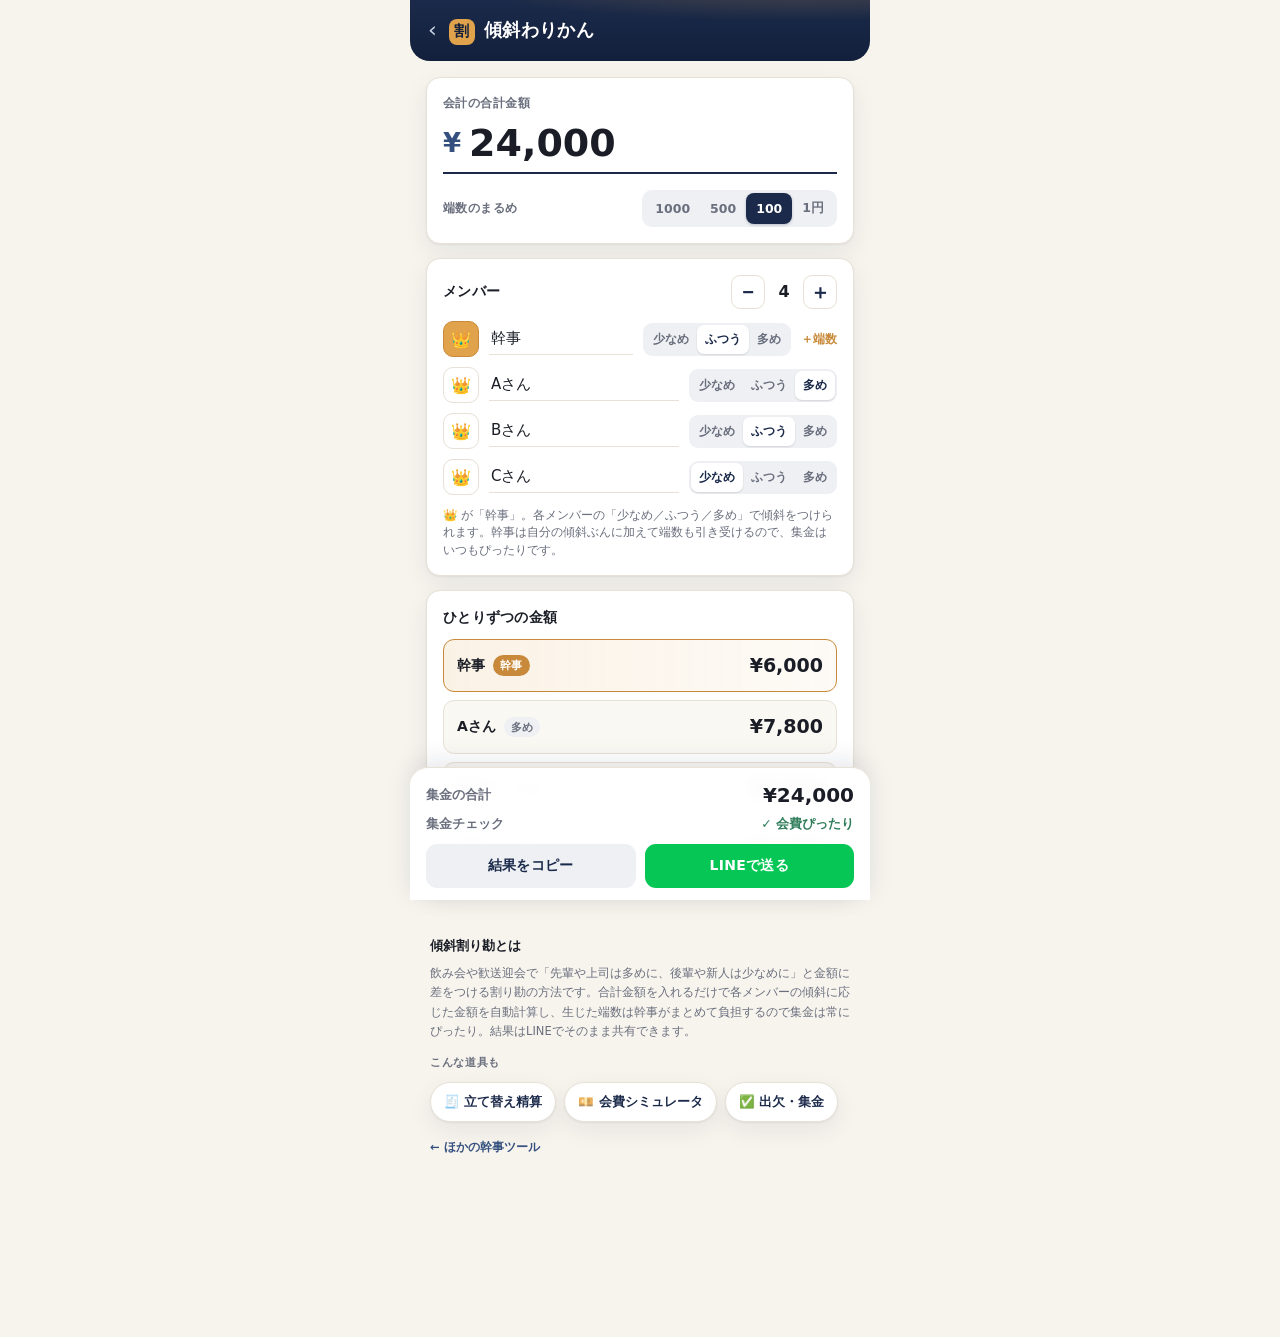
<file: warikan.html>
<!doctype html>
<html lang="ja">
<head>
<meta charset="utf-8">
<meta name="viewport" content="width=device-width, initial-scale=1, viewport-fit=cover">
<title>傾斜割り勘 計算ツール｜先輩は多め・幹事は端数負担で自動計算｜幹事の道具箱</title>
<meta name="description" content="飲み会の割り勘を、先輩は多め・後輩は少なめの傾斜配分で自動計算。100円単位のまるめ、幹事が端数を負担する設定に対応。結果はワンタップでLINE共有。登録不要・無料。">
<meta name="theme-color" content="#1b2a4a">
<meta property="og:title" content="傾斜割り勘 計算ツール">
<meta property="og:description" content="先輩は多め・後輩は少なめ。幹事が端数を負担する傾斜割り勘を自動計算。">
<link rel="canonical" href="https://kusayakyu-navi.com/kanji-toolbox/warikan.html">
<link rel="stylesheet" href="styles.css">
<script async src="https://pagead2.googlesyndication.com/pagead/js/adsbygoogle.js?client=ca-pub-6423402285554400" crossorigin="anonymous"></script>
</head>
<body>
<div class="app has-bar">
  <header class="masthead tool">
    <a class="back" href="index.html" aria-label="道具箱にもどる">‹</a>
    <div class="brand-mark"><span class="kan">割</span>傾斜わりかん</div>
  </header>

  <main>
    <section class="panel">
      <label class="field-label" for="total">会計の合計金額</label>
      <div class="amount-input"><span class="yen">¥</span><input id="total" type="text" inputmode="numeric" autocomplete="off" value="24,000"></div>
      <div class="rounding-row"><span class="field-label sm">端数のまるめ</span>
        <div class="seg" id="unit">
          <button type="button" data-unit="1000">1000</button>
          <button type="button" data-unit="500">500</button>
          <button type="button" class="on" data-unit="100">100</button>
          <button type="button" data-unit="1">1円</button>
        </div>
      </div>
    </section>
    <section class="panel">
      <div class="panel-head"><h2>メンバー</h2>
        <div class="count-ctrl"><button type="button" id="minus" aria-label="人数を減らす">−</button><span id="count">4</span><button type="button" id="plus" aria-label="人数を増やす">＋</button></div>
      </div>
      <ul class="people" id="people"></ul>
      <p class="hint">👑 が「幹事」。各メンバーの「少なめ／ふつう／多め」で傾斜をつけられます。幹事は自分の傾斜ぶんに加えて端数も引き受けるので、集金はいつもぴったりです。</p>
    </section>
    <section class="panel">
      <h2>ひとりずつの金額</h2>
      <ul class="results" id="results"></ul>
    </section>
  </main>

  <footer>
    <h3>傾斜割り勘とは</h3>
    <p>飲み会や歓送迎会で「先輩や上司は多めに、後輩や新人は少なめに」と金額に差をつける割り勘の方法です。合計金額を入れるだけで各メンバーの傾斜に応じた金額を自動計算し、生じた端数は幹事がまとめて負担するので集金は常にぴったり。結果はLINEでそのまま共有できます。</p>
    <div class="related">
      <span class="rl-label">こんな道具も</span>
      <a href="seisan.html">🧾 立て替え精算</a>
      <a href="kaihi.html">💴 会費シミュレータ</a>
      <a href="shukkin.html">✅ 出欠・集金</a>
    </div>
    <div class="links"><a href="index.html">← ほかの幹事ツール</a></div>
  </footer>
</div>

<div class="settle" id="settle">
  <div class="settle-line"><span>集金の合計</span><strong id="collected">¥0</strong></div>
  <div class="settle-line sub"><span id="diffLabel">集金チェック</span><span id="diff">¥0</span></div>
  <div class="settle-actions">
    <button type="button" class="btn ghost" id="copy" style="flex:1">結果をコピー</button>
    <button type="button" class="btn line" id="line" style="flex:1">LINEで送る</button>
  </div>
</div>
<div class="toast" id="toast">コピーしました</div>

<script>
(function(){
  var LEVELS=[{key:"low",label:"少なめ",w:0.7},{key:"mid",label:"ふつう",w:1.0},{key:"high",label:"多め",w:1.3}];
  var NAMES=["幹事","Aさん","Bさん","Cさん","Dさん","Eさん","Fさん","Gさん","Hさん","Iさん","Jさん","Kさん"];
  var people=[{name:"幹事",level:"mid",kanji:true},{name:"Aさん",level:"high",kanji:false},{name:"Bさん",level:"mid",kanji:false},{name:"Cさん",level:"low",kanji:false}];
  var unit=100;
  var $=function(id){return document.getElementById(id)};
  function yen(n){return "¥"+Math.round(n).toLocaleString("ja-JP");}
  function parseAmt(v){return parseInt(String(v).replace(/[^\d]/g,""),10)||0;}
  function ceilTo(n,u){return u<=1?Math.round(n):Math.ceil(n/u)*u;}
  function levelW(k){for(var i=0;i<LEVELS.length;i++)if(LEVELS[i].key===k)return LEVELS[i].w;return 1;}
  function levelLabel(k){for(var i=0;i<LEVELS.length;i++)if(LEVELS[i].key===k)return LEVELS[i].label;return "";}
  function compute(){
    var total=parseAmt($("total").value);
    var kanji=people.filter(function(p){return p.kanji;});
    // 幹事も自分の傾斜ぶんを負担する。重みは全員で按分し、端数だけ幹事が吸収する。
    var sumW=people.reduce(function(a,p){return a+levelW(p.level);},0)||1;
    var out=people.map(function(p){return {p:p,amt:0};});
    if(kanji.length===0){
      var collected=0;
      out.forEach(function(o){o.amt=ceilTo(total*levelW(o.p.level)/sumW,unit);collected+=o.amt;});
      return {out:out,collected:collected,kanjiAmt:null,surplus:collected-total,total:total};
    }
    var othersTotal=0;
    out.forEach(function(o){if(o.p.kanji)return;o.amt=ceilTo(total*levelW(o.p.level)/sumW,unit);othersTotal+=o.amt;});
    var kanjiAmt=total-othersTotal;
    out.forEach(function(o){if(o.p.kanji)o.amt=kanjiAmt;});
    return {out:out,collected:othersTotal+kanjiAmt,kanjiAmt:kanjiAmt,surplus:0,total:total};
  }
  function renderPeople(){
    var ul=$("people");ul.innerHTML="";
    people.forEach(function(p){
      var li=document.createElement("li");li.className="person";
      var star=document.createElement("button");star.type="button";star.className="kanji-btn"+(p.kanji?" on":"");star.textContent="👑";star.setAttribute("aria-label",p.kanji?"幹事":"幹事にする");
      star.onclick=function(){people.forEach(function(q){q.kanji=false;});p.kanji=true;render();};
      li.appendChild(star);
      var name=document.createElement("input");name.className="name";name.type="text";name.value=p.name;name.setAttribute("aria-label","名前");
      name.oninput=function(){p.name=name.value;};
      li.appendChild(name);
      var lvl=document.createElement("div");lvl.className="lvl";
      LEVELS.forEach(function(L){var b=document.createElement("button");b.type="button";b.textContent=L.label;if(p.level===L.key)b.className="on";b.onclick=function(){p.level=L.key;render();};lvl.appendChild(b);});
      li.appendChild(lvl);
      if(p.kanji){var note=document.createElement("span");note.className="kanji-note";note.style.flex="0 0 auto";note.textContent="＋端数";note.title="端数を負担します";li.appendChild(note);}
      ul.appendChild(li);
    });
    $("count").textContent=people.length;
  }
  function render(){
    renderPeople();var r=compute();var ul=$("results");ul.innerHTML="";
    r.out.forEach(function(o){
      var li=document.createElement("li");li.className="res"+(o.p.kanji?" is-kanji":"");
      var who=document.createElement("div");who.className="who";who.textContent=o.p.name||"（名前なし）";
      var tag=document.createElement("span");tag.className="tag";tag.textContent=o.p.kanji?"幹事":levelLabel(o.p.level);who.appendChild(tag);
      var amt=document.createElement("span");amt.className="amt"+(o.amt<0?" neg":"");amt.textContent=o.amt<0?"受取 "+yen(-o.amt):yen(o.amt);
      li.appendChild(who);li.appendChild(amt);ul.appendChild(li);
    });
    $("collected").textContent=yen(r.collected);
    if(r.kanjiAmt===null){$("diffLabel").textContent="まるめの余り";$("diff").innerHTML=r.surplus>0?'<b class="ok">+'+yen(r.surplus).slice(1)+' 余る</b>':'<b class="ok">ぴったり</b>';}
    else{$("diffLabel").textContent="集金チェック";$("diff").innerHTML='<b class="ok">✓ 会費ぴったり</b>';}
  }
  function shareText(){
    var r=compute();var lines=["【傾斜わりかん】合計 "+yen(r.total)];
    r.out.forEach(function(o){var amt=o.amt<0?"受取 "+yen(-o.amt):yen(o.amt);lines.push("・"+(o.p.name||"（名前なし）")+(o.p.kanji?"（幹事）":"")+"　"+amt);});
    lines.push("— 幹事の道具箱");return lines.join("\n");
  }
  function toast(msg){var t=$("toast");t.textContent=msg;t.classList.add("show");setTimeout(function(){t.classList.remove("show");},1600);}
  $("total").addEventListener("input",function(){var v=parseAmt(this.value);this.value=v?v.toLocaleString("ja-JP"):"";render();});
  $("unit").addEventListener("click",function(e){var b=e.target.closest("button");if(!b)return;unit=parseInt(b.dataset.unit,10);[].forEach.call(this.children,function(c){c.classList.toggle("on",c===b);});render();});
  $("plus").onclick=function(){if(people.length<12){people.push({name:NAMES[people.length]||("メンバー"+(people.length+1)),level:"mid",kanji:false});render();}};
  $("minus").onclick=function(){if(people.length>1){var rem=people.pop();if(rem.kanji&&people.length){people[0].kanji=true;}render();}};
  $("copy").onclick=function(){var t=shareText();if(navigator.clipboard&&navigator.clipboard.writeText){navigator.clipboard.writeText(t).then(function(){toast("コピーしました");},function(){toast("コピーしました");});}else{var ta=document.createElement("textarea");ta.value=t;document.body.appendChild(ta);ta.select();try{document.execCommand("copy");}catch(e){}document.body.removeChild(ta);toast("コピーしました");}};
  $("line").onclick=function(){window.open("https://line.me/R/msg/text/?"+encodeURIComponent(shareText()),"_blank");};
  render();
})();
</script>
</body>
</html>
</file>
<file: styles.css>
/* ===== 幹事の道具箱 shared design system ===== */
:root{
  --ai:#1b2a4a;--ai-deep:#12203c;--ai-soft:#35507e;
  --gold:#c88a3a;--gold-bright:#e0a24a;
  --paper:#f7f4ee;--card:#fff;--ink:#1a1d26;--ink-mute:#6a6f7d;--line:#e7e1d6;
  --good:#2f7d5b;--bad:#b64a3c;
  --radius:14px;
  --shadow:0 1px 2px rgba(18,32,60,.06),0 8px 24px rgba(18,32,60,.07);
  --font:"Hiragino Kaku Gothic ProN","Hiragino Sans","Yu Gothic",YuGothic,"Noto Sans JP",Meiryo,system-ui,sans-serif;
}
*{box-sizing:border-box}
html,body{margin:0}
body{font-family:var(--font);color:var(--ink);background:var(--paper);line-height:1.55;-webkit-text-size-adjust:100%}
a{color:inherit}
.app{max-width:460px;margin:0 auto;padding-bottom:40px}
.app.has-bar{padding-bottom:150px}

/* masthead */
.masthead{background:radial-gradient(120% 90% at 85% -20%,rgba(224,162,74,.22),transparent 60%),linear-gradient(180deg,var(--ai),var(--ai-deep));color:#fff;padding:22px 20px 24px;border-bottom-left-radius:20px;border-bottom-right-radius:20px}
.masthead.tool{display:flex;align-items:center;gap:12px;padding:16px 18px}
.back{color:#cdd6e6;text-decoration:none;font-size:22px;line-height:1;flex:0 0 auto}
.brand-mark{display:flex;align-items:baseline;gap:9px;font-weight:800;font-size:22px;letter-spacing:.02em}
.masthead.tool .brand-mark{font-size:18px}
.brand-mark .kan{display:inline-grid;place-items:center;width:30px;height:30px;border-radius:8px;background:var(--gold-bright);color:var(--ai-deep);font-size:17px;font-weight:900}
.masthead.tool .kan{width:26px;height:26px;font-size:15px}
.brand-sub{margin-top:8px;font-size:12.5px;color:#cdd6e6;letter-spacing:.02em}

main{padding:16px 16px 4px;display:flex;flex-direction:column;gap:14px}
.panel{background:var(--card);border:1px solid var(--line);border-radius:var(--radius);box-shadow:var(--shadow);padding:16px}
h2{font-size:14px;margin:0;letter-spacing:.02em}
.field-label{display:block;font-size:12px;color:var(--ink-mute);font-weight:600;letter-spacing:.04em;margin-bottom:8px}
.field-label.sm{margin:0}
.hint{font-size:11.5px;color:var(--ink-mute);margin:12px 0 0;line-height:1.5}

/* segmented */
.seg{display:inline-flex;background:#eef0f4;border-radius:10px;padding:3px}
.seg button{border:0;background:transparent;font-family:var(--font);font-size:12.5px;font-weight:700;color:var(--ink-mute);padding:7px 10px;border-radius:8px;cursor:pointer;transition:.15s}
.seg button.on{background:var(--ai);color:#fff;box-shadow:0 1px 3px rgba(18,32,60,.25)}

/* count control */
.panel-head{display:flex;align-items:center;justify-content:space-between;margin-bottom:12px}
.count-ctrl{display:flex;align-items:center;gap:2px}
.count-ctrl button{width:34px;height:34px;border-radius:9px;border:1px solid var(--line);background:#fff;font-size:20px;font-weight:700;color:var(--ai);cursor:pointer;line-height:1}
.count-ctrl button:active{background:#f0f2f6}
.count-ctrl span{min-width:34px;text-align:center;font-weight:800;font-size:16px;font-variant-numeric:tabular-nums}

/* buttons */
.btn{border:0;border-radius:11px;padding:13px;font-family:var(--font);font-size:14px;font-weight:800;cursor:pointer;letter-spacing:.02em}
.btn.ghost{background:#eef0f4;color:var(--ai)}
.btn.line{background:#06c755;color:#fff}
.btn.primary{background:var(--ai);color:#fff}
.btn.gold{background:var(--gold-bright);color:var(--ai-deep)}
.btn:active{transform:translateY(1px)}
.btn[disabled]{opacity:.5;cursor:default}

/* settle bar */
.settle{position:fixed;left:0;right:0;bottom:0;z-index:20;max-width:460px;margin:0 auto;background:rgba(255,255,255,.96);backdrop-filter:blur(8px);border-top:1px solid var(--line);border-top-left-radius:18px;border-top-right-radius:18px;box-shadow:0 -6px 24px rgba(18,32,60,.1);padding:12px 16px calc(12px + env(safe-area-inset-bottom))}
.settle-line{display:flex;align-items:center;justify-content:space-between;font-size:13px;color:var(--ink-mute);font-weight:600}
.settle-line strong{font-size:20px;color:var(--ink);font-variant-numeric:tabular-nums;font-weight:800}
.settle-line.sub{margin-top:3px;font-size:12.5px}
.settle-line.sub b{font-variant-numeric:tabular-nums}
.ok{color:var(--good)}
.settle-actions{display:flex;gap:9px;margin-top:11px}

.toast{position:fixed;left:50%;bottom:150px;transform:translateX(-50%) translateY(10px);opacity:0;pointer-events:none;background:var(--ai-deep);color:#fff;font-size:13px;font-weight:700;padding:10px 18px;border-radius:999px;transition:.25s;z-index:40}
.toast.show{opacity:1;transform:translateX(-50%) translateY(0)}

footer{max-width:460px;margin:20px auto 0;padding:18px 20px 30px;color:var(--ink-mute);font-size:11.5px;line-height:1.7}
footer h3{font-size:13px;color:var(--ink);margin:0 0 6px}
footer p{margin:0 0 12px}
footer .links{display:flex;gap:14px;flex-wrap:wrap}
footer .links a{color:var(--ai-soft);text-decoration:none;font-weight:700}
.related{display:flex;flex-wrap:wrap;gap:8px;margin:2px 0 16px}
.related .rl-label{width:100%;font-size:11px;font-weight:800;color:var(--ink-mute);letter-spacing:.06em;margin-bottom:2px}
.related a{background:#fff;border:1px solid var(--line);border-radius:999px;padding:8px 13px;font-size:12.5px;font-weight:700;color:var(--ai);text-decoration:none;box-shadow:var(--shadow)}
.related a:active{transform:scale(.98)}

@media(prefers-reduced-motion:reduce){*{transition:none!important;animation:none!important}}
:focus-visible{outline:2px solid var(--gold);outline-offset:2px}

/* ===== hub (index) ===== */
.tool-grid{display:flex;flex-direction:column;gap:12px}
.tool-card{display:flex;align-items:center;gap:14px;background:var(--card);border:1px solid var(--line);border-radius:var(--radius);box-shadow:var(--shadow);padding:16px;text-decoration:none;transition:.15s}
.tool-card:active{transform:scale(.99)}
.tool-card .ic{flex:0 0 auto;width:48px;height:48px;border-radius:12px;display:grid;place-items:center;font-size:24px;background:linear-gradient(135deg,rgba(224,162,74,.2),rgba(27,42,74,.08))}
.tool-card .tc-body{flex:1;min-width:0}
.tool-card .tc-title{font-weight:800;font-size:15px;margin:0 0 2px}
.tool-card .tc-desc{font-size:12px;color:var(--ink-mute);margin:0}
.tool-card .tc-go{color:var(--gold);font-size:20px;font-weight:800}
.section-label{font-size:11.5px;font-weight:800;letter-spacing:.08em;color:var(--ink-mute);margin:6px 2px 0}

/* ===== warikan ===== */
.amount-input{display:flex;align-items:center;gap:6px;border-bottom:2px solid var(--ai);padding-bottom:6px}
.amount-input .yen{font-size:26px;font-weight:800;color:var(--ai-soft)}
.amount-input input{border:0;outline:0;background:transparent;flex:1;width:100%;font-family:var(--font);font-size:38px;font-weight:800;color:var(--ink);font-variant-numeric:tabular-nums;min-width:0}
.rounding-row{display:flex;align-items:center;justify-content:space-between;gap:12px;margin-top:16px}
.people{list-style:none;margin:0;padding:0;display:flex;flex-direction:column;gap:10px}
.person{display:flex;align-items:center;gap:10px}
.kanji-btn{flex:0 0 auto;width:36px;height:36px;border-radius:10px;border:1px solid var(--line);background:#fff;cursor:pointer;font-size:16px;display:grid;place-items:center;transition:.15s;color:#c7ccd6}
.kanji-btn.on{background:var(--gold-bright);border-color:var(--gold);color:var(--ai-deep)}
.person input.name{flex:1;min-width:0;border:0;border-bottom:1px solid var(--line);background:transparent;font-family:var(--font);font-size:15px;padding:6px 2px;color:var(--ink);outline:0}
.person input.name:focus{border-bottom-color:var(--ai)}
.lvl{display:inline-flex;background:#eef0f4;border-radius:9px;padding:2px}
.lvl button{border:0;background:transparent;font-family:var(--font);font-size:12px;font-weight:700;color:var(--ink-mute);padding:6px 8px;border-radius:7px;cursor:pointer}
.lvl button.on{background:#fff;color:var(--ai);box-shadow:0 1px 2px rgba(0,0,0,.12)}
.kanji-note{flex:1;text-align:right;font-size:12px;color:var(--gold);font-weight:700}
.results{list-style:none;margin:10px 0 0;padding:0;display:flex;flex-direction:column;gap:8px}
.res{display:flex;align-items:center;justify-content:space-between;gap:10px;padding:11px 13px;border-radius:11px;background:#faf8f3;border:1px solid var(--line)}
.res.is-kanji{background:linear-gradient(90deg,rgba(224,162,74,.14),rgba(224,162,74,.05));border-color:var(--gold)}
.res .who{display:flex;align-items:center;gap:8px;font-weight:700;font-size:14px}
.res .tag{font-size:10.5px;font-weight:800;letter-spacing:.03em;padding:2px 7px;border-radius:999px;background:#eef0f4;color:var(--ink-mute)}
.res.is-kanji .tag{background:var(--gold);color:#fff}
.res .amt{font-size:19px;font-weight:800;font-variant-numeric:tabular-nums;color:var(--ink)}
.res .amt.neg{color:var(--good)}

/* ===== team shuffle ===== */
.names-area{width:100%;border:1px solid var(--line);border-radius:11px;font-family:var(--font);font-size:15px;padding:12px;resize:vertical;min-height:120px;outline:0;line-height:1.9;color:var(--ink)}
.names-area:focus{border-color:var(--ai)}
.mode-row{display:flex;align-items:center;justify-content:space-between;gap:12px;margin-top:14px}
.teams{display:flex;flex-direction:column;gap:12px;margin-top:4px}
.team{border:1px solid var(--line);border-radius:12px;overflow:hidden;animation:pop .35s ease both}
.team-head{display:flex;align-items:center;justify-content:space-between;padding:9px 13px;color:#fff;font-weight:800;font-size:14px;background:var(--ai)}
.team-head .cnt{font-size:11.5px;font-weight:700;opacity:.85}
.team ul{list-style:none;margin:0;padding:8px 13px;display:flex;flex-wrap:wrap;gap:7px}
.team li{background:#faf8f3;border:1px solid var(--line);border-radius:999px;padding:5px 12px;font-size:13.5px;font-weight:700}
@keyframes pop{from{opacity:0;transform:translateY(8px) scale(.98)}to{opacity:1;transform:none}}

/* ===== kaihi (会費) ===== */
.two-col{display:flex;gap:10px}
.two-col .col{flex:1}
.mini-amt{display:flex;align-items:center;gap:4px;border-bottom:2px solid var(--ai);padding-bottom:5px}
.mini-amt .yen{font-size:17px;font-weight:800;color:var(--ai-soft)}
.mini-amt input{border:0;outline:0;background:transparent;width:100%;min-width:0;font-family:var(--font);font-size:23px;font-weight:800;color:var(--ink);font-variant-numeric:tabular-nums}
.gender-row{display:flex;gap:10px;margin-top:14px}
.gender-row .g{flex:1;border:1px solid var(--line);border-radius:11px;padding:10px 12px;display:flex;align-items:center;justify-content:space-between}
.gender-row .g .lab{font-size:13px;font-weight:700;color:var(--ink-mute)}

/* ===== amida (あみだくじ) ===== */
.amida-wrap{overflow-x:auto;padding:6px 0 2px}
.amida-wrap canvas{display:block;margin:0 auto;cursor:pointer}
.amida-map{list-style:none;margin:10px 0 0;padding:0;display:flex;flex-direction:column;gap:7px}
.amida-map li{display:flex;align-items:center;justify-content:space-between;gap:8px;padding:9px 13px;border-radius:10px;background:#faf8f3;border:1px solid var(--line);font-size:14px;font-weight:700}
.amida-map li .arrow{color:var(--gold);font-weight:800}
.amida-map li .to{color:var(--ai)}

/* ===== junban (順番決め) ===== */
.rank-list{list-style:none;margin:10px 0 0;padding:0;display:flex;flex-direction:column;gap:8px}
.rank{display:flex;align-items:center;gap:12px;padding:11px 13px;border-radius:11px;background:#faf8f3;border:1px solid var(--line);animation:pop .35s ease both}
.rank .no{flex:0 0 auto;width:30px;height:30px;border-radius:50%;display:grid;place-items:center;font-weight:900;color:#fff;background:var(--ai);font-size:14px;font-variant-numeric:tabular-nums}
.rank.top1 .no{background:var(--gold-bright);color:var(--ai-deep)}
.rank .nm{font-weight:700;font-size:15px}

/* ===== bingo ===== */
.bingo-current{text-align:center;padding:8px 0 4px}
.bingo-letter{display:block;font-size:20px;font-weight:900;color:var(--gold);letter-spacing:.1em}
.bingo-num{font-size:66px;font-weight:900;color:var(--ai);font-variant-numeric:tabular-nums;line-height:1.05}
.bingo-num.empty{font-size:22px;color:var(--ink-mute);font-weight:700}
.bingo-grid{display:grid;grid-template-columns:repeat(10,1fr);gap:4px;margin-top:6px}
.bingo-cell{aspect-ratio:1;display:grid;place-items:center;border-radius:6px;background:#f0f2f4;color:#c0c4cc;font-size:11px;font-weight:700;font-variant-numeric:tabular-nums;transition:.15s}
.bingo-cell.hit{background:var(--ai);color:#fff}
.bingo-cell.last{background:var(--gold-bright);color:var(--ai-deep)}
.bingo-count{text-align:center;font-size:12px;color:var(--ink-mute);margin-top:10px}
.bingo-hist{display:flex;flex-wrap:wrap;gap:5px;margin-top:8px;justify-content:center}
.bingo-hist span{background:#eef0f4;border-radius:6px;padding:3px 8px;font-size:12px;font-weight:700;font-variant-numeric:tabular-nums}

/* ===== shukkin (出欠・集金) ===== */
.sk-head{display:grid;grid-template-columns:1fr 58px 34px;gap:8px;padding:0 12px 6px;font-size:11px;color:var(--ink-mute);font-weight:700;text-align:center}
.sk-head span:first-child{text-align:left}
.sk-list{list-style:none;margin:0;padding:0;display:flex;flex-direction:column;gap:8px}
.sk-row{display:grid;grid-template-columns:1fr 58px 34px;gap:8px;align-items:center;padding:8px 12px;border-radius:11px;background:#faf8f3;border:1px solid var(--line)}
.sk-row input.name{border:0;border-bottom:1px solid var(--line);background:transparent;font-family:var(--font);font-size:14px;padding:4px 2px;color:var(--ink);outline:0;min-width:0;width:100%}
.sk-row input.name:focus{border-bottom-color:var(--ai)}
.sk-toggle{border:1px solid var(--line);background:#fff;border-radius:8px;padding:6px 0;font-size:12px;font-weight:800;cursor:pointer;font-family:var(--font);color:var(--ink-mute)}
.sk-toggle.yes{background:var(--good);color:#fff;border-color:var(--good)}
.sk-toggle.no{background:#f6e6e6;color:var(--bad);border-color:#e8c9c9}
.sk-pay{width:34px;height:34px;border-radius:8px;border:1px solid var(--line);background:#fff;cursor:pointer;font-size:15px;display:grid;place-items:center;color:#c7ccd6}
.sk-pay.paid{background:var(--gold-bright);border-color:var(--gold);color:var(--ai-deep)}

/* ===== checklist ===== */
.progress{height:12px;border-radius:999px;background:#eef0f4;overflow:hidden;margin:8px 0 3px}
.progress .bar{height:100%;width:0;background:linear-gradient(90deg,var(--gold-bright),var(--ai));transition:width .35s}
.progress-label{font-size:12px;color:var(--ink-mute);font-weight:800;text-align:right;font-variant-numeric:tabular-nums}
.cl-group{margin-top:4px}
.cl-group + .cl-group{margin-top:14px}
.cl-group h3{font-size:13px;margin:0 0 8px;color:var(--ai);letter-spacing:.02em}
.cl-list{list-style:none;margin:0;padding:0;display:flex;flex-direction:column;gap:6px}
.cl-item{display:flex;align-items:flex-start;gap:10px;padding:9px 12px;border-radius:10px;background:#faf8f3;border:1px solid var(--line);cursor:pointer}
.cl-item .box{flex:0 0 auto;width:22px;height:22px;border-radius:6px;border:2px solid #d6d0c4;display:grid;place-items:center;font-size:13px;color:#fff;background:#fff;transition:.15s}
.cl-item.done .box{background:var(--good);border-color:var(--good)}
.cl-item.done .txt{color:var(--ink-mute);text-decoration:line-through}
.cl-item .txt{font-size:13.5px;font-weight:600;line-height:1.45}

/* ===== kuji (くじ引き) ===== */
.kuji-grid{display:grid;grid-template-columns:repeat(4,1fr);gap:8px;margin-top:10px}
.kuji-card{aspect-ratio:3/4;border-radius:10px;border:1px solid var(--line);background:linear-gradient(160deg,#fff,#f2eee4);display:flex;flex-direction:column;align-items:center;justify-content:center;cursor:pointer;font-size:24px;position:relative;transition:.15s;user-select:none}
.kuji-card:active{transform:scale(.96)}
.kuji-card.open{cursor:default}
.kuji-card.atari{background:linear-gradient(160deg,#fff7e8,#ffe6ba);border-color:var(--gold)}
.kuji-card.hazure{background:#eef0f2;border-color:var(--line)}
.kuji-card .lab{font-size:11.5px;font-weight:800;text-align:center;padding:2px;line-height:1.3}
.kuji-card.atari .lab{color:#b5722b}
.kuji-card.hazure .lab{color:var(--ink-mute)}
.kuji-num{position:absolute;top:3px;left:6px;font-size:10px;color:#b9beca;font-weight:700;font-variant-numeric:tabular-nums}
.kuji-cfg{display:flex;gap:10px}
.kuji-cfg .col{flex:1}

/* ===== sekiji (席次表) ===== */
.seki-legend{display:flex;justify-content:space-between;font-size:11px;color:var(--ai);font-weight:800;margin:2px 2px 4px}
.seki-board{border:1px dashed var(--line);border-radius:12px;padding:10px 8px;background:#fbfaf7}
.seki-row{display:flex;gap:6px;justify-content:center}
.seki-bar{height:24px;border-radius:6px;background:linear-gradient(90deg,var(--ai-soft),var(--ai));margin:7px 0;display:flex;align-items:center;justify-content:space-between;padding:0 10px;color:#fff;font-size:10.5px;font-weight:800;letter-spacing:.08em}
.seki-seat{flex:1;max-width:110px;min-width:52px;border:1px solid var(--line);border-radius:9px;background:#fff;padding:7px 4px;text-align:center}
.seki-seat.kamiza{background:linear-gradient(160deg,#fff7e8,#ffe6ba);border-color:var(--gold)}
.seki-seat.empty{background:transparent;border-style:dashed;opacity:.5}
.seki-seat .sn{font-size:10px;font-weight:800;color:var(--gold);font-variant-numeric:tabular-nums}
.seki-seat .snm{font-size:13px;font-weight:700;margin-top:2px;overflow:hidden;text-overflow:ellipsis;white-space:nowrap}
.seki-people{list-style:none;margin:10px 0 0;padding:0;display:flex;flex-direction:column;gap:9px}

/* ===== aisatsu (挨拶例文) ===== */
.rei-group{margin-top:4px}
.rei-group + .rei-group{margin-top:18px}
.rei-group h3{font-size:14px;margin:0 0 3px;color:var(--ai)}
.rei-group .desc{font-size:11.5px;color:var(--ink-mute);margin:0 0 9px;line-height:1.5}
.rei-card{border:1px solid var(--line);border-radius:11px;background:#faf8f3;padding:12px 13px;margin-bottom:8px}
.rei-card .scene{font-size:11px;font-weight:800;color:var(--gold);margin-bottom:5px;letter-spacing:.02em}
.rei-card .body{font-size:13.5px;line-height:1.65;white-space:pre-wrap}
.rei-copy{margin-top:9px;border:0;background:#eef0f4;color:var(--ai);border-radius:8px;padding:7px 13px;font-size:12px;font-weight:800;font-family:var(--font);cursor:pointer}
.rei-copy:active{transform:translateY(1px)}

/* ===== roulette ===== */
.wheel-wrap{position:relative;width:280px;height:280px;margin:6px auto 2px}
.wheel-wrap canvas{width:280px;height:280px;border-radius:50%;box-shadow:0 10px 30px rgba(18,32,60,.18),0 0 0 8px #fff,0 0 0 10px var(--line)}
.pointer{position:absolute;top:-4px;left:50%;transform:translateX(-50%);width:0;height:0;border-left:15px solid transparent;border-right:15px solid transparent;border-top:26px solid var(--gold);z-index:5;filter:drop-shadow(0 2px 2px rgba(0,0,0,.25))}
.hub-dot{position:absolute;top:50%;left:50%;width:44px;height:44px;transform:translate(-50%,-50%);border-radius:50%;background:#fff;box-shadow:0 2px 8px rgba(0,0,0,.2);display:grid;place-items:center;font-weight:900;color:var(--ai);font-size:12px;z-index:4}
.winner{text-align:center;font-size:22px;font-weight:900;color:var(--ai);margin:6px 0 0;min-height:30px}
.items-area{width:100%;border:1px solid var(--line);border-radius:11px;font-family:var(--font);font-size:15px;padding:12px;resize:vertical;min-height:110px;outline:0;line-height:1.9;color:var(--ink)}
.items-area:focus{border-color:var(--ai)}
.chip-row{display:flex;flex-wrap:wrap;gap:7px;margin-top:10px}
.chip{background:#eef0f4;border:0;border-radius:999px;padding:7px 12px;font-family:var(--font);font-size:12.5px;font-weight:700;color:var(--ai);cursor:pointer}
</file>
